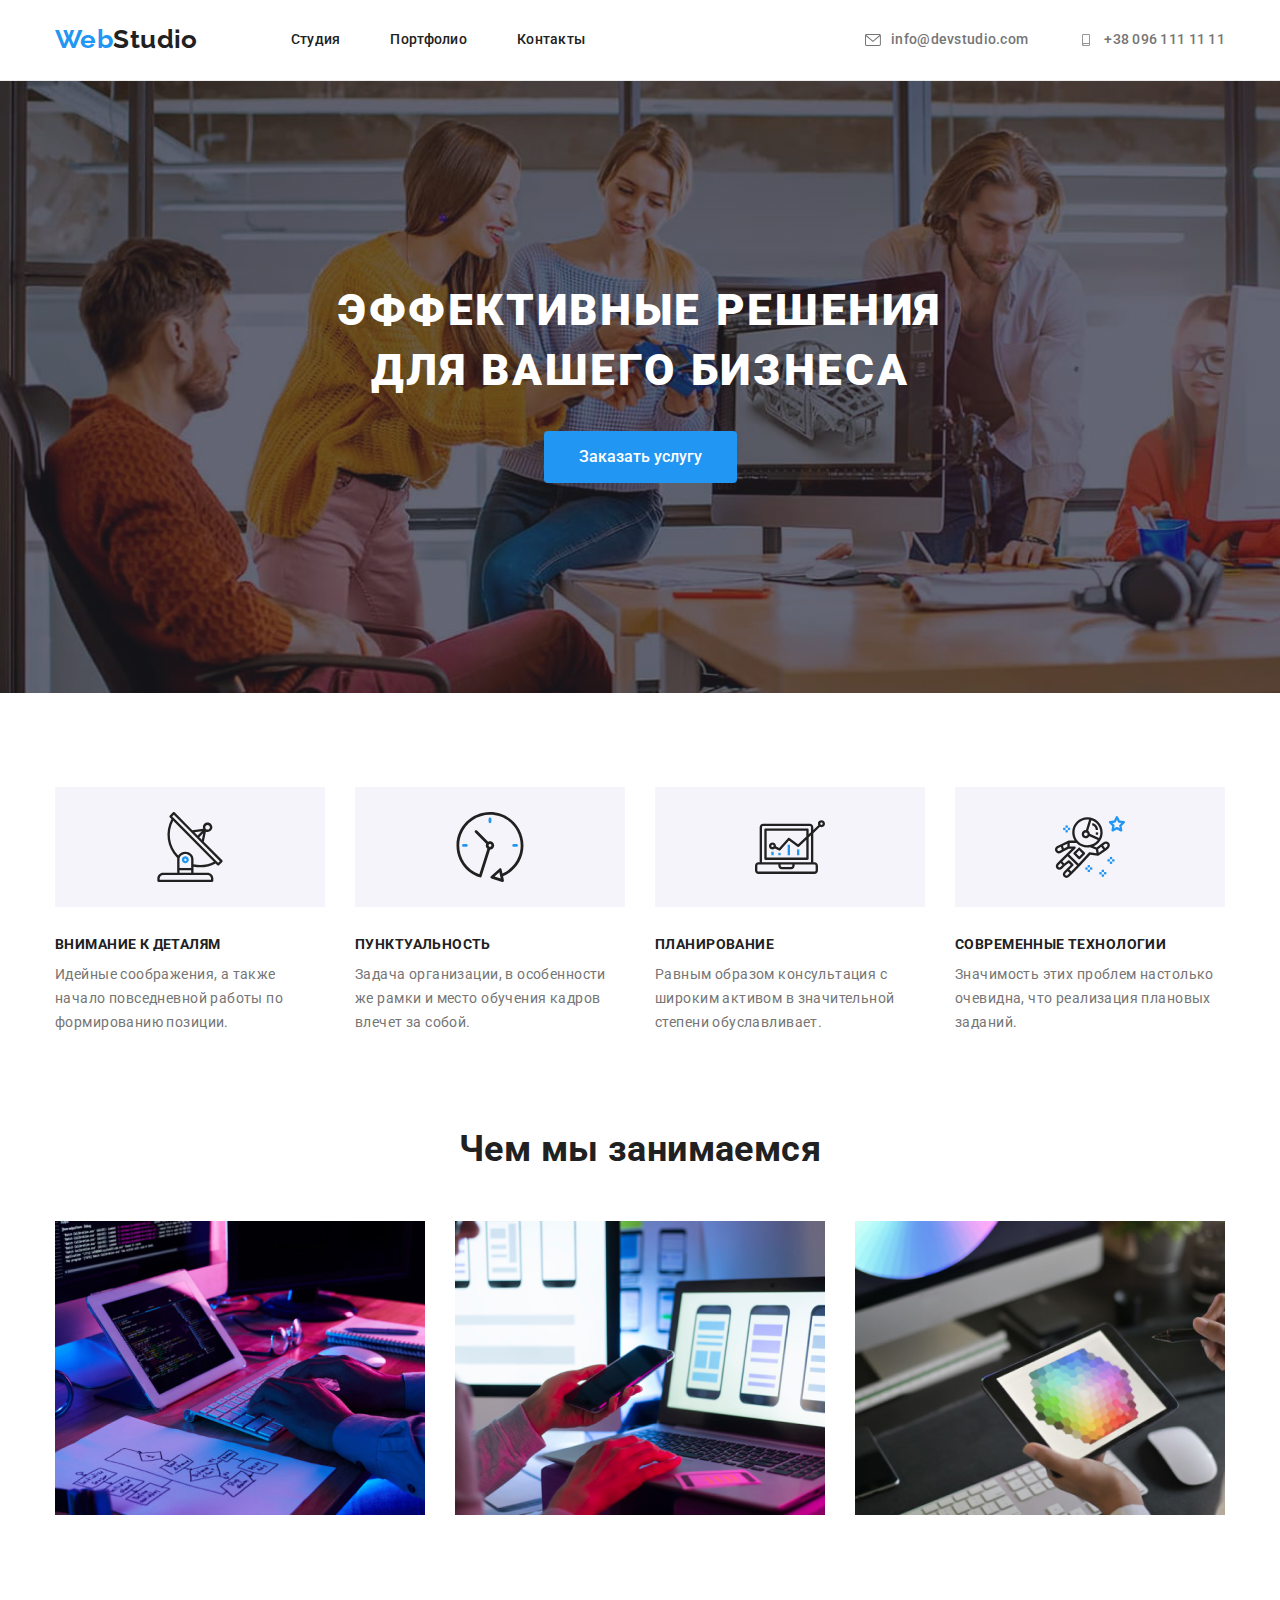
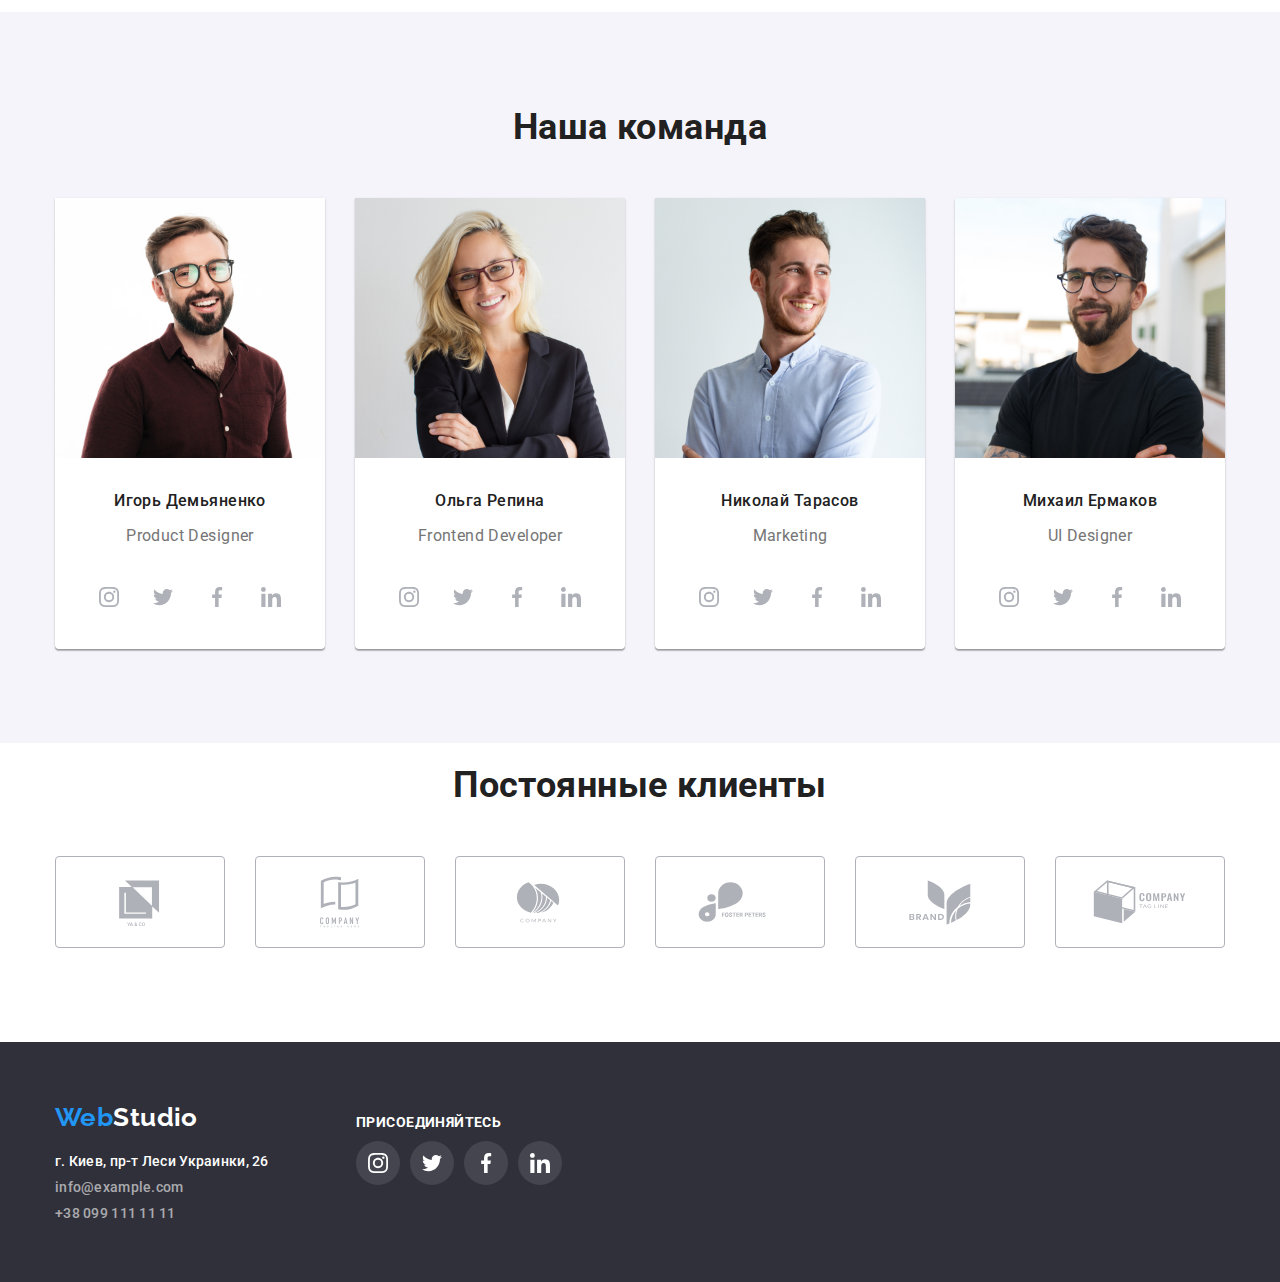
<file: index.html>
<!DOCTYPE html>
<html lang="ru">

<head>
  <meta charset="UTF-8" />
  <meta http-equiv="X-UA-Compatible" content="IE=edge" />
  <meta name="viewport" content="width=device-width, initial-scale=1.0" />
  <title>Document</title>
  <link href="https://fonts.googleapis.com/css2?family=Raleway:wght@700&family=Roboto:wght@400;500;700;900&display=swap"
    rel="stylesheet" />
  <link rel="stylesheet"
    href="https://cdnjs.cloudflare.com/ajax/libs/modern-normalize/1.1.0/modern-normalize.min.css" />
  <link rel="stylesheet" href="./css/styles.css" />
</head>

<body>
  <!-- Шапка -->
  <header class="header-border">
    <div class="container navigato-flex">
      <nav class="navigator">
        <a href="./index.html" class="navigator-logo"><span class="navigato-accent">Web</span>Studio</a>
        <ul class="nav-list list">
          <li class="navinfo-flex"><a href="./index.html" class="link studio">Студия</a></li>
          <li class="navinfo-flex"><a href="./portfolio.html" class="link">Портфолио</a></li>
          <li class="navinfo-flex"><a href="" class="link">Контакты</a></li>
        </ul>
      </nav>
      <ul class="info-list list info-flex">
        <li class="contacts-flex">
          <a href="mailto:info@devstudio.com" class="link infolink-address"><svg class="contacts-envelope" width="16"
              height="12">
              <use href="./images/icomoon/sprite.svg#icon-envelope"></use>
            </svg>info@devstudio.com</a>
        </li>
        <li class="contacts-flex">
          <a href="tel:+380961111111" class="link infolink-address"><svg class="contacts-smartphone" width="16"
              height="12">
              <use href="./images/icomoon/sprite.svg#icon-smartphone"></use>
            </svg>+38 096 111 11 11</a>
        </li>
      </ul>
    </div>
  </header>

  <main>
    <!-- Заказ услуг -->
    <section class="hero-section">
      <div class="container">
        <h1 class="hero-title">Эффективные решения для вашего бизнеса</h1>
        <button type="button" class="hero-order">Заказать услугу</button>
      </div>
    </section>
    <!-- Преимущества -->
    <section class="work section">
      <div class="container">
        <h2 class="visually-hidden">Преимущества</h2>
        <ul class="info-list list section-flex">
          <li class="work-item workicon-antenna">
            <h3 class="work-title">Внимание к деталям</h3>
            <p class="work-text">
              Идейные соображения, а также начало повседневной работы по формированию позиции.
            </p>
          </li>
          <li class="work-item workicon-clock">
            <h3 class="work-title">Пунктуальность</h3>
            <p class="work-text">
              Задача организации, в особенности же рамки и место обучения кадров влечет за собой.
            </p>
          </li>
          <li class="work-item workicon-diagram">
            <h3 class="work-title">Планирование</h3>
            <p class="work-text">
              Равным образом консультация с широким активом в значительной степени обуславливает.
            </p>
          </li>
          <li class="work-item workicon-astronaut">
            <h3 class="work-title">Современные технологии</h3>
            <p class="work-text">
              Значимость этих проблем настолько очевидна, что реализация плановых заданий.
            </p>
          </li>
        </ul>
      </div>
    </section>

    <section class="web section">
      <div class="container">
        <h2 class="section-title">Чем мы занимаемся</h2>
        <ul class="info-list list sectionweb-flex">
          <li class="websection-item">
            <img src="./images/box1.jpg" alt="программист пишет код" width="370" class="web-pic" />
          </li>
          <li class="websection-item">
            <img src="./images/box2.jpg" alt="ноутбук" width="370" class="web-pic" />
          </li>
          <li class="websection-item">
            <img src="./images/box3.jpg" alt="планшет" width="370" class="web-pic" />
          </li>
        </ul>
      </div>
    </section>

    <section class="team section">
      <!-- Team -->
      <div class="container">
        <h2 class="section-title">Наша команда</h2>
        <ul class="info-list list section-flexteam">
          <li class="infolist-item info-shadow">
            <img src="./images/photo1.jpg" alt="фото Игоря" width="270" />
            <h3 class="team-name">Игорь Демьяненко</h3>
            <p class="team-profession">Product Designer</p>
            <ul class="socials list">
              <li class="socials-team">
                <a class="socials-link" href="">
                  <svg class="socials-icon" width="20" height="20">
                    <use href="./images/icomoon/sprite.svg#icon-instagram"></use>
                  </svg></a>
              </li>
              <li class="socials-team">
                <a class="socials-link" href="">
                  <svg class="socials-icon" width="20" height="20">
                    <use href="./images/icomoon/sprite.svg#icon-twitter"></use>
                  </svg></a>
              </li>
              <li class="socials-team">
                <a class="socials-link" href="">
                  <svg class="socials-icon" width="20" height="20">
                    <use href="./images/icomoon/sprite.svg#icon-facebook"></use>
                  </svg></a>
              </li>
              <li class="socials-team">
                <a class="socials-link" href="">
                  <svg class="socials-icon" width="20" height="20">
                    <use href="./images/icomoon/sprite.svg#icon-linkedin"></use>
                  </svg></a>
              </li>
            </ul>
          </li>
          <li class="infolist-item info-shadow">
            <img src="./images/photo2.jpg" alt="фото Ольги" width="270" />
            <h3 class="team-name">Ольга Репина</h3>
            <p class="team-profession">Frontend Developer</p>
            <ul class="socials list">
              <li class="socials-team">
                <a class="socials-link" href="">
                  <svg class="socials-icon" width="20" height="20">
                    <use href="./images/icomoon/sprite.svg#icon-instagram"></use>
                  </svg></a>
              </li>
              <li class="socials-team">
                <a class="socials-link" href="">
                  <svg class="socials-icon" width="20" height="20">
                    <use href="./images/icomoon/sprite.svg#icon-twitter"></use>
                  </svg></a>
              </li>
              <li class="socials-team">
                <a class="socials-link" href="">
                  <svg class="socials-icon" width="20" height="20">
                    <use href="./images/icomoon/sprite.svg#icon-facebook"></use>
                  </svg></a>
              </li>
              <li class="socials-team">
                <a class="socials-link" href="">
                  <svg class="socials-icon" width="20" height="20">
                    <use href="./images/icomoon/sprite.svg#icon-linkedin"></use>
                  </svg></a>
              </li>
            </ul>
          </li>
          <li class="infolist-item info-shadow">
            <img src="./images/photo3.jpg" alt="фото Николая" width="270" />
            <h3 class="team-name">Николай Тарасов</h3>
            <p class="team-profession">Marketing</p>
            <ul class="socials list">
              <li class="socials-team">
                <a class="socials-link" href="">
                  <svg class="socials-icon" width="20" height="20">
                    <use href="./images/icomoon/sprite.svg#icon-instagram"></use>
                  </svg></a>
              </li>
              <li class="socials-team">
                <a class="socials-link" href="">
                  <svg class="socials-icon" width="20" height="20">
                    <use href="./images/icomoon/sprite.svg#icon-twitter"></use>
                  </svg></a>
              </li>
              <li class="socials-team">
                <a class="socials-link" href="">
                  <svg class="socials-icon" width="20" height="20">
                    <use href="./images/icomoon/sprite.svg#icon-facebook"></use>
                  </svg></a>
              </li>
              <li class="socials-team">
                <a class="socials-link" href="">
                  <svg class="socials-icon" width="20" height="20">
                    <use href="./images/icomoon/sprite.svg#icon-linkedin"></use>
                  </svg></a>
              </li>
            </ul>
          </li>
          <li class="infolist-item info-shadow">
            <img src="./images/photo4.jpg" alt="фото Михаила" width="270" />
            <h3 class="team-name">Михаил Ермаков</h3>
            <p class="team-profession">UI Designer</p>
            <ul class="socials list">
              <li class="socials-team">
                <a class="socials-link" href="">
                  <svg class="socials-icon" width="20" height="20">
                    <use href="./images/icomoon/sprite.svg#icon-instagram"></use>
                  </svg></a>
              </li>
              <li class="socials-team">
                <a class="socials-link" href="">
                  <svg class="socials-icon" width="20" height="20">
                    <use href="./images/icomoon/sprite.svg#icon-twitter"></use>
                  </svg></a>
              </li>
              <li class="socials-team">
                <a class="socials-link" href="">
                  <svg class="socials-icon" width="20" height="20">
                    <use href="./images/icomoon/sprite.svg#icon-facebook"></use>
                  </svg></a>
              </li>
              <li class="socials-team">
                <a class="socials-link" href="">
                  <svg class="socials-icon" width="20" height="20">
                    <use href="./images/icomoon/sprite.svg#icon-linkedin"></use>
                  </svg></a>
              </li>
            </ul>
          </li>
        </ul>
      </div>
    </section>
    <section class="section-brand">
      <div class="container">
        <!-- Brand -->
        <h2 class="brand-client">Постоянные клиенты</h2>
        <ul class="list brand-list">
          <li class="brand-company"><a class="brand-link" href="">
              <svg class="brand-icon" width="106" height="60">
                <use href="./images/icomoon/sprite.svg#icon-ya-co"></use>
              </svg></a></li>
          <li class="brand-company"><a class="brand-link" href="">
              <svg class="brand-icon" width="106" height="60">
                <use href="./images/icomoon/sprite.svg#icon-company-tagline-here"></use>
              </svg></a></li>
          <li class="brand-company"><a class="brand-link" href="">
              <svg class="brand-icon" width="106" height="60">
                <use href="./images/icomoon/sprite.svg#icon-company"></use>
              </svg></a></li>
          <li class="brand-company"><a class="brand-link" href="">
              <svg class="brand-icon" width="106" height="60">
                <use href="./images/icomoon/sprite.svg#icon-foster-peters"></use>
              </svg></a></li>
          <li class="brand-company"><a class="brand-link" href="">
              <svg class="brand-icon" width="106" height="60">
                <use href="./images/icomoon/sprite.svg#icon-brand"></use>
              </svg></a></li>
          <li class="brand-company"><a class="brand-link" href="">
              <svg class="brand-icon" width="106" height="60">
                <use href="./images/icomoon/sprite.svg#icon-company-tag-line"></use>
              </svg></a></li>
        </ul>
      </div>
    </section>
  </main>

  <footer class="navigator">
    <div class="container nav-container">
      <div class="company-address">
        <a href="./index.html" class="navigator-foot"><span class="navigato-accent">Web</span>Studio</a>
        <address class="address">
          <ul class="info-list list address-flex">
            <li class="infoaddress-flex">
              <a href="" class="map">г. Киев, пр-т Леси Украинки, 26</a>
            </li>
            <li class="infoaddress-flex">
              <a href="mailto:info@example.com" class="contacts">info@example.com</a>
            </li>
            <li class="infoaddress-flex">
              <a href="tel:+380991111111" class="contacts">+38 099 111 11 11</a>
            </li>
          </ul>
        </address>
      </div>
      <div class="company">
        <h2 class="company-title">присоединяйтесь</h2>
        <ul class="company-footer list">
          <li class="company-list">
            <a class="company-link" href="">
              <svg class="company-icon" width="20" height="20">
                <use href="./images/icomoon/sprite.svg#icon-instagram"></use>
              </svg></a>
          </li>
          <li class="company-list">
            <a class="company-link" href="">
              <svg class="company-icon" width="20" height="20">
                <use href="./images/icomoon/sprite.svg#icon-twitter"></use>
              </svg></a>
          </li>
          <li class="company-list">
            <a class="company-link" href="">
              <svg class="company-icon" width="20" height="20">
                <use href="./images/icomoon/sprite.svg#icon-facebook"></use>
              </svg></a>
          </li>
          <li class="company-list">
            <a class="company-link" href="">
              <svg class="company-icon" width="20" height="20">
                <use href="./images/icomoon/sprite.svg#icon-linkedin"></use>
              </svg></a>
          </li>
        </ul>
      </div>
    </div>
  </footer>
</body>

</html>
</file>
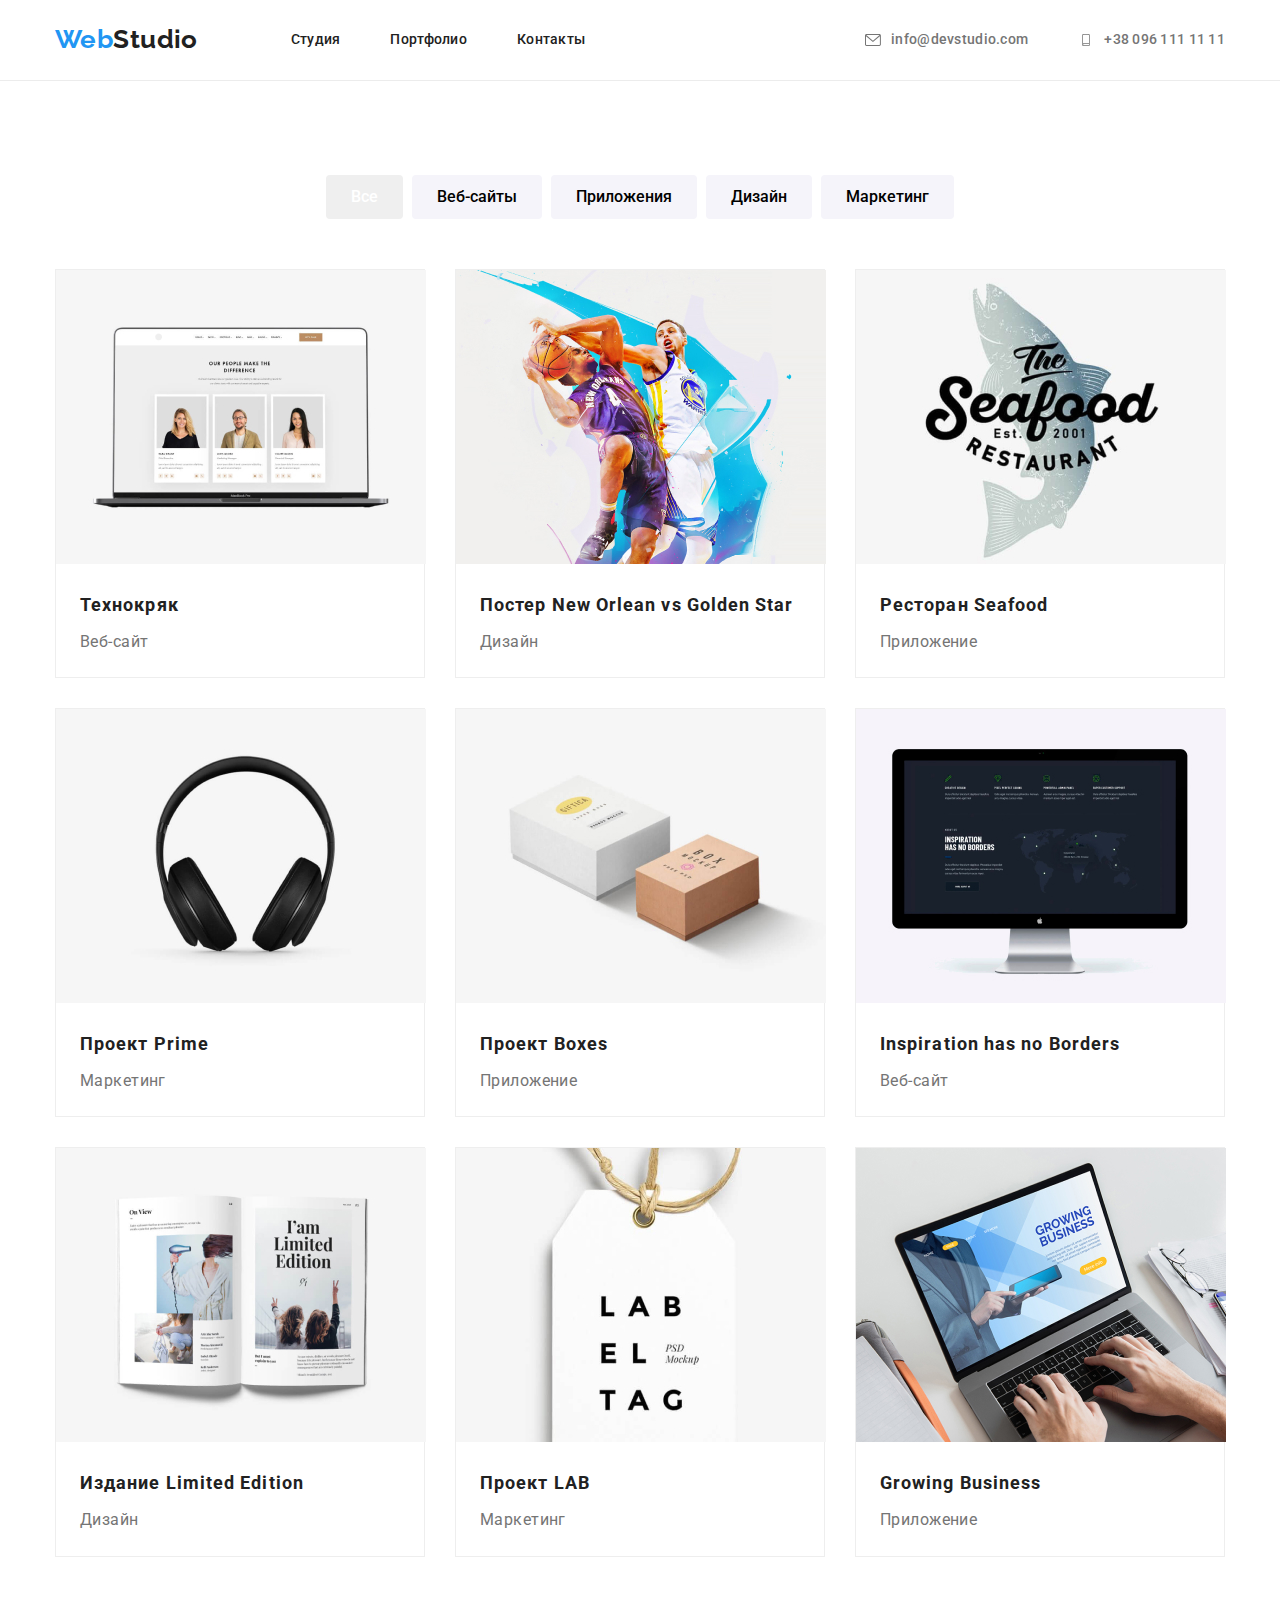
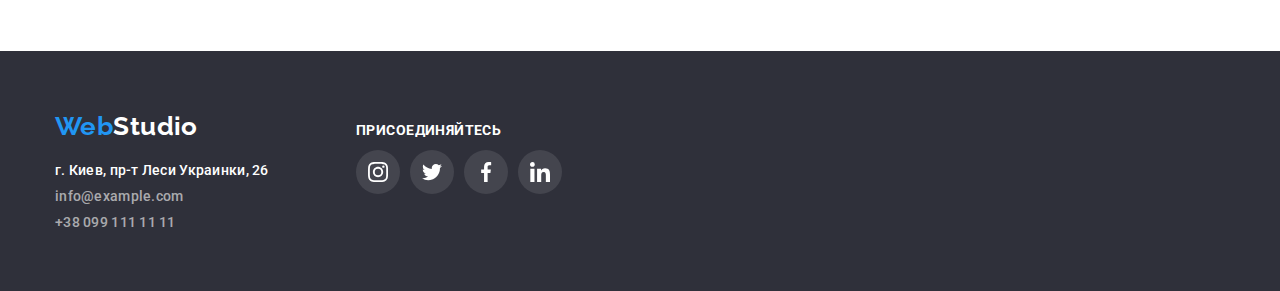
<file: portfolio.html>
<!DOCTYPE html>
<html lang="ru">

<head>
  <meta charset="UTF-8" />
  <meta http-equiv="X-UA-Compatible" content="IE=edge" />
  <meta name="viewport" content="width=device-width, initial-scale=1.0" />
  <title>Document</title>
  <link href="https://fonts.googleapis.com/css2?family=Raleway:wght@700&family=Roboto:wght@400;500;700;900&display=swap"
    rel="stylesheet" />
  <link rel="stylesheet"
    href="https://cdnjs.cloudflare.com/ajax/libs/modern-normalize/1.1.0/modern-normalize.min.css" />
  <link rel="stylesheet" href="./css/styles.css" />
</head>

<body>
  <!-- Шапка -->
  <header class="header-border">
    <div class="container navigato-flex">
      <nav class="navigator">
        <a href="./index.html" class="navigator-logo"><span class="navigato-accent">Web</span>Studio</a>
        <ul class="nav-list list">
          <li class="navinfo-flex">
            <a href="./index.html" class="link">Студия</a>
          </li>
          <li class="navinfo-flex">
            <a href="./portfolio.html" class="portfolio link">Портфолио</a>
          </li>
          <li class="navinfo-flex"><a href="" class="link">Контакты</a></li>
        </ul>
      </nav>
      <ul class="info-list list info-flex">
        <li class="contacts-flex">
          <a href="mailto:info@devstudio.com" class="link infolink-address"><svg class="contacts-envelope" width="16"
              height="12">
              <use href="./images/icomoon/sprite.svg#icon-envelope"></use>
            </svg>info@devstudio.com</a>
        </li>
        <li class="contacts-flex">
          <a href="tel:+380961111111" class="link infolink-address"><svg class="contacts-smartphone" width="16"
              height="12">
              <use href="./images/icomoon/sprite.svg#icon-smartphone"></use>
            </svg>+38 096 111 11 11</a>
        </li>
      </ul>
    </div>
  </header>

  <main>
    <!-- Заказ услуг -->
    <div class="container">
      <section class="portfolio section">
        <h1 class="visually-hidden">Партфолио</h1>
        <ul class="btn-list list">
          <li class="dtnlist-flex">
            <button type="button" class="portfolio-all">Все</button>
          </li>
          <li class="dtnlist-flex">
            <button type="button" class="web-link">Веб-сайты</button>
          </li>
          <li class="dtnlist-flex">
            <button type="button" class="portfolio-app">Приложения</button>
          </li>
          <li class="dtnlist-flex">
            <button type="button" class="portfolio-design">Дизайн</button>
          </li>
          <li class="dtnlist-flex">
            <button type="button" class="portfolio-mark">Маркетинг</button>
          </li>
        </ul>

        <ul class="card list card-padding">
          <li class="portfolio-flex">
            <img src="./images/notebook.jpg" alt="ноутбук" width="370" />
            <h2 class="card-title">Технокряк</h2>
            <p class="card-description">Веб-сайт</p>
          </li>
          <li class="portfolio-flex">
            <img src="./images/basketball.jpg" alt="баскетбол" width="370" />
            <h2 class="card-title">Постер New Orlean vs Golden Star</h2>
            <p class="card-description">Дизайн</p>
          </li>
          <li class="portfolio-flex">
            <img src="./images/logoseafood.jpg" alt="логотип ресторана" width="370" />
            <h3 class="card-title">Ресторан Seafood</h3>
            <p class="card-description">Приложение</p>
          </li>
          <li class="portfolio-flex">
            <img src="./images/headphones.jpg" alt="наушники" width="370" />
            <h3 class="card-title">Проект Prime</h3>
            <p class="card-description">Маркетинг</p>
          </li>
          <li class="portfolio-flex">
            <img src="./images/boxes.jpg" alt="коробки" width="370" />
            <h2 class="card-title">Проект Boxes</h2>
            <p class="card-description">Приложение</p>
          </li>
          <li class="portfolio-flex">
            <img src="./images/monitor.jpg" alt="монитор" width="370" />
            <h2 class="card-title">Inspiration has no Borders</h2>
            <p class="card-description">Веб-сайт</p>
          </li>
          <li class="portfolio-flex">
            <img src="./images/book.jpg" alt="книга" width="370" />
            <h2 class="card-title">Издание Limited Edition</h2>
            <p class="card-description">Дизайн</p>
          </li>
          <li class="portfolio-flex">
            <img src="./images/label.jpg" alt="лейбл" width="370" />
            <h2 class="card-title">Проект LAB</h2>
            <p class="card-description">Маркетинг</p>
          </li>
          <li class="portfolio-flex">
            <img src="./images/notebookwork.jpg" alt="ноутбук" width="370" />
            <h2 class="card-title">Growing Business</h2>
            <p class="card-description">Приложение</p>
          </li>
        </ul>
      </section>
    </div>
  </main>

  <footer class="navigator">
    <div class="container nav-container">
      <div class="company-address">
        <a href="./index.html" class="navigator-foot"><span class="navigato-accent">Web</span>Studio</a>
        <address class="address">
          <ul class="info-list list address-flex">
            <li class="infoaddress-flex">
              <a href="" class="map">г. Киев, пр-т Леси Украинки, 26</a>
            </li>
            <li class="infoaddress-flex">
              <a href="mailto:info@example.com" class="contacts">info@example.com</a>
            </li>
            <li class="infoaddress-flex">
              <a href="tel:+380991111111" class="contacts">+38 099 111 11 11</a>
            </li>
          </ul>
        </address>
      </div>
      <div class="company">
        <h2 class="company-title">присоединяйтесь</h2>
        <ul class="company-footer list">
          <li class="company-list">
            <a class="company-link" href="">
              <svg class="company-icon" width="20" height="20">
                <use href="./images/icomoon/sprite.svg#icon-instagram"></use>
              </svg></a>
          </li>
          <li class="company-list">
            <a class="company-link" href="">
              <svg class="company-icon" width="20" height="20">
                <use href="./images/icomoon/sprite.svg#icon-twitter"></use>
              </svg></a>
          </li>
          <li class="company-list">
            <a class="company-link" href="">
              <svg class="company-icon" width="20" height="20">
                <use href="./images/icomoon/sprite.svg#icon-facebook"></use>
              </svg></a>
          </li>
          <li class="company-list">
            <a class="company-link" href="">
              <svg class="company-icon" width="20" height="20">
                <use href="./images/icomoon/sprite.svg#icon-linkedin"></use>
              </svg></a>
          </li>
        </ul>
      </div>
    </div>
  </footer>
</body>

</html>
</file>
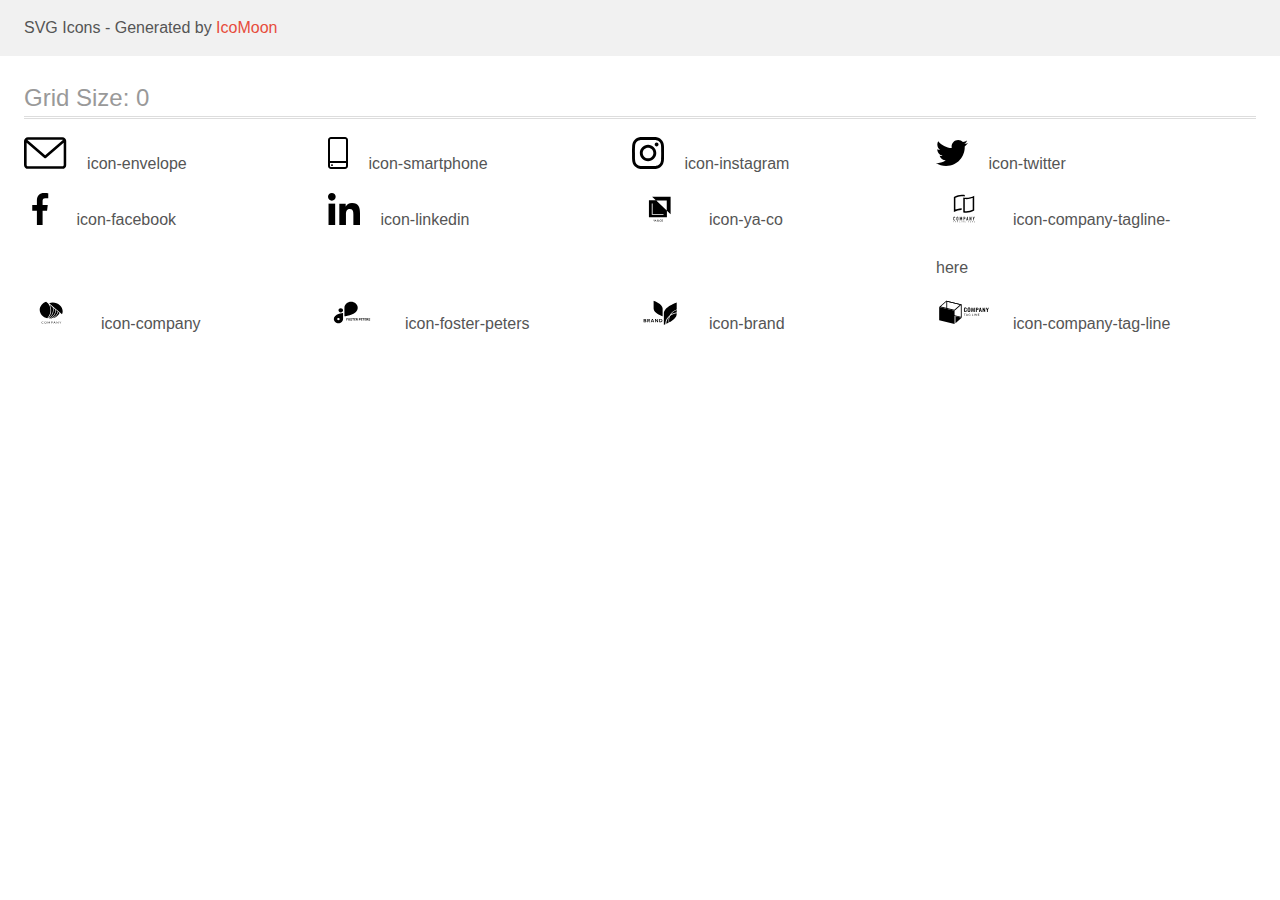
<file: images/icomoon/demo.html>
<!doctype html>
<html>
<head>
    <title>IcoMoon - SVG Icons</title>
    <meta charset="utf-8">
    <meta name="viewport" content="width=device-width, initial-scale=1">
    <link rel="stylesheet" href="demo-files/demo.css">
    <link rel="stylesheet" href="style.css">
</head>
<body>
<svg aria-hidden="true" style="position: absolute; width: 0; height: 0; overflow: hidden;" version="1.1" xmlns="http://www.w3.org/2000/svg" xmlns:xlink="http://www.w3.org/1999/xlink">
<defs>
<symbol id="icon-envelope" viewBox="0 0 43 32">
<path d="M38.667 0h-34.667c-2.206 0-4 1.794-4 4v24c0 2.206 1.794 4 4 4h34.667c2.206 0 4-1.794 4-4v-24c0-2.206-1.794-4-4-4zM38.667 2.667c0.181 0 0.353 0.038 0.511 0.103l-17.844 15.466-17.844-15.466c0.158-0.066 0.33-0.103 0.511-0.103h34.667zM38.667 29.333h-34.667c-0.736 0-1.333-0.598-1.333-1.333v-22.413l17.793 15.421c0.251 0.217 0.563 0.326 0.874 0.326s0.622-0.108 0.874-0.326l17.793-15.421v22.413c0 0.736-0.598 1.333-1.333 1.333z"></path>
</symbol>
<symbol id="icon-smartphone" viewBox="0 0 20 32">
<path d="M17 0h-14c-1.654 0-3 1.346-3 3v26c0 1.654 1.346 3 3 3h14c1.654 0 3-1.346 3-3v-26c0-1.654-1.346-3-3-3zM3 2h14c0.552 0 1 0.448 1 1v21h-16v-21c0-0.552 0.448-1 1-1zM17 30h-14c-0.552 0-1-0.448-1-1v-3h16v3c0 0.552-0.448 1-1 1z"></path>
<path d="M4.707 27.478c0.391 0.365 0.391 0.956 0 1.321s-1.024 0.365-1.414 0c-0.391-0.365-0.391-0.956 0-1.321s1.024-0.365 1.414 0z"></path>
</symbol>
<symbol id="icon-instagram" viewBox="0 0 32 32">
<path d="M31.969 9.408c-0.075-1.7-0.35-2.869-0.744-3.882-0.406-1.075-1.032-2.038-1.851-2.838-0.8-0.813-1.769-1.444-2.832-1.844-1.019-0.394-2.182-0.669-3.882-0.744-1.713-0.081-2.257-0.1-6.601-0.1s-4.888 0.019-6.595 0.094c-1.7 0.075-2.869 0.35-3.882 0.744-1.075 0.406-2.038 1.031-2.838 1.85-0.813 0.8-1.444 1.769-1.844 2.832-0.394 1.019-0.669 2.182-0.744 3.882-0.081 1.713-0.1 2.257-0.1 6.601s0.019 4.888 0.094 6.595c0.075 1.7 0.35 2.869 0.744 3.882 0.406 1.075 1.038 2.038 1.85 2.838 0.8 0.813 1.769 1.444 2.832 1.844 1.019 0.394 2.182 0.669 3.882 0.744 1.706 0.075 2.25 0.094 6.595 0.094s4.888-0.019 6.595-0.094c1.7-0.075 2.869-0.35 3.882-0.744 2.151-0.832 3.851-2.532 4.682-4.682 0.394-1.019 0.669-2.182 0.744-3.882 0.075-1.707 0.094-2.251 0.094-6.595s-0.006-4.888-0.081-6.595zM29.087 22.473c-0.069 1.563-0.331 2.407-0.55 2.969-0.538 1.394-1.644 2.5-3.038 3.038-0.563 0.219-1.413 0.481-2.969 0.55-1.688 0.075-2.194 0.094-6.464 0.094s-4.782-0.019-6.464-0.094c-1.563-0.069-2.407-0.331-2.969-0.55-0.694-0.256-1.325-0.663-1.838-1.194-0.531-0.519-0.938-1.144-1.194-1.838-0.219-0.563-0.481-1.413-0.55-2.969-0.075-1.688-0.094-2.194-0.094-6.464s0.019-4.782 0.094-6.464c0.069-1.563 0.331-2.407 0.55-2.969 0.256-0.694 0.663-1.325 1.2-1.838 0.519-0.531 1.144-0.938 1.838-1.194 0.563-0.219 1.413-0.481 2.969-0.55 1.688-0.075 2.194-0.094 6.464-0.094 4.276 0 4.782 0.019 6.464 0.094 1.563 0.069 2.407 0.331 2.969 0.55 0.694 0.256 1.325 0.662 1.838 1.194 0.531 0.519 0.938 1.144 1.194 1.838 0.219 0.563 0.481 1.413 0.55 2.969 0.075 1.688 0.094 2.194 0.094 6.464s-0.019 4.77-0.094 6.458z"></path>
<path d="M16.059 7.783c-4.538 0-8.22 3.682-8.22 8.22s3.682 8.22 8.22 8.22c4.539 0 8.22-3.682 8.22-8.22s-3.682-8.22-8.22-8.22zM16.059 21.335c-2.944 0-5.332-2.388-5.332-5.332s2.388-5.332 5.332-5.332c2.944 0 5.332 2.388 5.332 5.332s-2.388 5.332-5.332 5.332z"></path>
<path d="M26.524 7.458c0 1.060-0.859 1.919-1.919 1.919s-1.919-0.859-1.919-1.919c0-1.060 0.859-1.919 1.919-1.919s1.919 0.859 1.919 1.919z"></path>
</symbol>
<symbol id="icon-twitter" viewBox="0 0 32 32">
<path d="M32 6.078c-1.19 0.522-2.458 0.868-3.78 1.036 1.36-0.812 2.398-2.088 2.886-3.626-1.268 0.756-2.668 1.29-4.16 1.588-1.204-1.282-2.92-2.076-4.792-2.076-3.632 0-6.556 2.948-6.556 6.562 0 0.52 0.044 1.020 0.152 1.496-5.454-0.266-10.28-2.88-13.522-6.862-0.566 0.982-0.898 2.106-0.898 3.316 0 2.272 1.17 4.286 2.914 5.452-1.054-0.020-2.088-0.326-2.964-0.808 0 0.020 0 0.046 0 0.072 0 3.188 2.274 5.836 5.256 6.446-0.534 0.146-1.116 0.216-1.72 0.216-0.42 0-0.844-0.024-1.242-0.112 0.85 2.598 3.262 4.508 6.13 4.57-2.232 1.746-5.066 2.798-8.134 2.798-0.538 0-1.054-0.024-1.57-0.090 2.906 1.874 6.35 2.944 10.064 2.944 12.072 0 18.672-10 18.672-18.668 0-0.29-0.010-0.57-0.024-0.848 1.302-0.924 2.396-2.078 3.288-3.406z"></path>
</symbol>
<symbol id="icon-facebook" viewBox="0 0 32 32">
<path d="M21.329 5.313h2.921v-5.088c-0.504-0.069-2.237-0.225-4.256-0.225-4.212 0-7.097 2.649-7.097 7.519v4.481h-4.648v5.688h4.648v14.312h5.699v-14.311h4.46l0.708-5.688h-5.169v-3.919c0.001-1.644 0.444-2.769 2.735-2.769z"></path>
</symbol>
<symbol id="icon-linkedin" viewBox="0 0 32 32">
<path d="M31.992 32v-0.001h0.008v-11.736c0-5.741-1.236-10.164-7.948-10.164-3.227 0-5.392 1.771-6.276 3.449h-0.093v-2.913h-6.364v21.364h6.627v-10.579c0-2.785 0.528-5.479 3.977-5.479 3.399 0 3.449 3.179 3.449 5.657v10.401h6.62z"></path>
<path d="M0.528 10.636h6.635v21.364h-6.635v-21.364z"></path>
<path d="M3.843 0c-2.121 0-3.843 1.721-3.843 3.843s1.721 3.879 3.843 3.879c2.121 0 3.843-1.757 3.843-3.879-0.001-2.121-1.723-3.843-3.843-3.843v0z"></path>
</symbol>
<symbol id="icon-ya-co" viewBox="0 0 57 32">
<path d="M20.267 3.733l3.738 3.538-6.938-0.004v17.166h18.133v-6.564l3.733 3.534v-17.671h-18.667zM35.036 17.455l-10.597-10.032h10.597v10.032zM31.746 21.923h-11.81v-11.545h0.835v10.764h10.975v0.782zM22.725 26.72l-0.436 0.898-0.436-0.898h-0.366l0.637 1.198v0.698h0.331v-0.698l0.635-1.198h-0.365zM23.273 28.615l0.154-0.441h0.734l0.155 0.441h0.344l-0.717-1.896h-0.296l-0.716 1.896h0.342zM23.794 27.122l0.275 0.786h-0.549l0.275-0.786zM25.531 27.863c-0.048 0.073-0.072 0.153-0.072 0.241 0 0.16 0.056 0.29 0.168 0.389s0.263 0.148 0.451 0.148 0.349-0.051 0.484-0.152l0.107 0.126h0.367l-0.279-0.329c0.109-0.149 0.164-0.341 0.164-0.574h-0.275c0 0.128-0.026 0.243-0.079 0.348l-0.366-0.432 0.129-0.094c0.091-0.066 0.157-0.132 0.197-0.198s0.060-0.14 0.060-0.219c0-0.12-0.044-0.22-0.133-0.301s-0.201-0.122-0.339-0.122c-0.153 0-0.274 0.043-0.365 0.13s-0.135 0.203-0.135 0.352c0 0.061 0.014 0.124 0.043 0.189s0.081 0.144 0.155 0.237c-0.141 0.101-0.235 0.188-0.283 0.262zM26.386 28.282c-0.093 0.071-0.193 0.107-0.299 0.107-0.095 0-0.17-0.027-0.227-0.082s-0.085-0.126-0.085-0.214c0-0.102 0.052-0.192 0.156-0.271l0.040-0.029 0.414 0.488zM26.046 27.442c-0.089-0.11-0.134-0.202-0.134-0.275 0-0.063 0.018-0.116 0.055-0.158s0.085-0.063 0.147-0.063c0.057 0 0.105 0.018 0.142 0.053s0.056 0.077 0.056 0.126c0 0.075-0.027 0.136-0.081 0.184l-0.040 0.033-0.145 0.099zM29.132 28.472c0.13-0.114 0.205-0.272 0.224-0.474h-0.328c-0.017 0.135-0.059 0.232-0.124 0.29s-0.162 0.087-0.292 0.087c-0.142 0-0.249-0.054-0.323-0.161s-0.109-0.264-0.109-0.469v-0.168c0.002-0.202 0.041-0.355 0.117-0.46s0.188-0.158 0.331-0.158c0.123 0 0.217 0.030 0.28 0.091s0.104 0.158 0.12 0.294h0.328c-0.021-0.207-0.095-0.368-0.223-0.482s-0.296-0.171-0.505-0.171c-0.155 0-0.293 0.037-0.411 0.111s-0.209 0.179-0.272 0.315c-0.063 0.136-0.095 0.294-0.095 0.473v0.177c0.003 0.174 0.035 0.328 0.098 0.46s0.151 0.234 0.266 0.306c0.115 0.071 0.249 0.107 0.4 0.107 0.216 0 0.389-0.056 0.52-0.169zM31.068 28.206c0.064-0.141 0.096-0.304 0.096-0.49v-0.105c-0.001-0.185-0.034-0.347-0.099-0.486s-0.158-0.247-0.277-0.32c-0.119-0.075-0.256-0.112-0.41-0.112s-0.292 0.038-0.411 0.113c-0.119 0.075-0.211 0.183-0.277 0.324s-0.098 0.305-0.098 0.49v0.107c0.001 0.181 0.034 0.342 0.099 0.48s0.159 0.246 0.279 0.322c0.121 0.075 0.258 0.112 0.411 0.112 0.155 0 0.293-0.037 0.411-0.112s0.212-0.183 0.276-0.323zM30.716 27.135c0.080 0.112 0.12 0.273 0.12 0.483v0.099c0 0.214-0.040 0.376-0.119 0.487s-0.19 0.167-0.336 0.167c-0.144 0-0.257-0.057-0.339-0.171s-0.121-0.275-0.121-0.483v-0.109c0.002-0.204 0.043-0.362 0.122-0.473s0.192-0.168 0.335-0.168c0.146 0 0.258 0.056 0.337 0.168z"></path>
</symbol>
<symbol id="icon-company-tagline-here" viewBox="0 0 57 32">
<path d="M26.727 3.165h-0.073c-0.112-0.007-0.224-0.010-0.336-0.012v0h-0.243c-0.212 0-0.428 0.005-0.642 0.016-0.016-0.001-0.032-0.001-0.049 0-1.944 0.11-3.848 0.596-5.609 1.431l-0.231 0.111v11.809l0.54-0.183c0.474-0.163 0.978-0.309 1.5-0.445 1.411-0.362 2.861-0.555 4.317-0.574v1.551c-0.193 0.001-0.38 0.007-0.568 0.016h-0.045c-1.121 0.061-2.233 0.232-3.322 0.51-1.378 0.345-2.708 0.863-3.957 1.542v-15.145c1.298-0.757 2.695-1.325 4.151-1.688 1.278-0.33 2.593-0.5 3.913-0.504h0.228c0.273 0.007 0.538 0.019 0.788 0.038 0.658 0.046 1.31 0.15 1.95 0.311v1.527c-0.621-0.145-1.253-0.24-1.889-0.285-0.013-0.001-0.026-0.002-0.039-0.003-0.132-0.011-0.263-0.022-0.386-0.022zM29.415 4.726c0.339 0.026 0.689 0.038 1.044 0.038 1.388-0.005 2.769-0.182 4.114-0.528 1.378-0.346 2.706-0.865 3.956-1.543v14.875c-1.298 0.756-2.696 1.325-4.153 1.688-1.279 0.329-2.593 0.498-3.913 0.503-1 0.008-1.997-0.11-2.968-0.35v-14.971c0.229 0.053 0.465 0.102 0.706 0.142 0.394 0.066 0.81 0.115 1.214 0.145zM36.985 4.841l-0.54 0.182c-0.497 0.167-0.997 0.316-1.5 0.449-1.465 0.377-2.971 0.57-4.483 0.575-0.352 0-0.676-0.010-0.989-0.030l-0.43-0.028v12.148l0.37 0.033c0.343 0.030 0.696 0.045 1.052 0.045 1.191-0.005 2.377-0.159 3.531-0.457 0.95-0.238 1.874-0.57 2.759-0.991l0.231-0.111v-11.813z"></path>
<path d="M19.060 24.113c-0.078-0.080-0.171-0.144-0.274-0.186s-0.214-0.061-0.326-0.057c-0.119-0.002-0.237 0.021-0.347 0.065-0.101 0.040-0.193 0.101-0.27 0.178s-0.135 0.17-0.174 0.271c-0.042 0.107-0.063 0.22-0.062 0.335v2.023c-0.005 0.143 0.022 0.284 0.080 0.415 0.048 0.104 0.117 0.196 0.202 0.271 0.081 0.068 0.176 0.117 0.278 0.144 0.098 0.028 0.2 0.042 0.302 0.042 0.113 0.001 0.224-0.023 0.326-0.070 0.101-0.044 0.193-0.108 0.27-0.187 0.075-0.079 0.135-0.171 0.177-0.271 0.043-0.102 0.065-0.212 0.065-0.323v-0.226h-0.529v0.18c0.002 0.062-0.009 0.123-0.031 0.18-0.017 0.043-0.043 0.082-0.077 0.114-0.033 0.026-0.070 0.046-0.111 0.058-0.036 0.012-0.073 0.018-0.111 0.019-0.047 0.006-0.095-0.002-0.139-0.021s-0.081-0.049-0.11-0.088c-0.050-0.081-0.074-0.176-0.070-0.271v-1.887c-0.003-0.105 0.019-0.208 0.065-0.302 0.027-0.043 0.066-0.077 0.112-0.098s0.097-0.030 0.147-0.024c0.046-0.002 0.091 0.008 0.132 0.028s0.077 0.049 0.104 0.086c0.059 0.078 0.090 0.173 0.088 0.271v0.175h0.524v-0.206c0.001-0.121-0.021-0.241-0.065-0.354-0.039-0.106-0.099-0.203-0.177-0.285z"></path>
<path d="M22.202 24.090c-0.169-0.142-0.381-0.221-0.602-0.222-0.108 0-0.215 0.020-0.316 0.057-0.103 0.037-0.198 0.093-0.279 0.165-0.088 0.079-0.158 0.175-0.205 0.283-0.053 0.124-0.079 0.257-0.077 0.392v1.941c-0.004 0.137 0.023 0.272 0.077 0.397 0.048 0.104 0.118 0.197 0.205 0.271 0.081 0.075 0.176 0.133 0.279 0.171 0.101 0.037 0.208 0.056 0.316 0.057s0.215-0.020 0.316-0.057c0.105-0.038 0.202-0.096 0.286-0.171 0.084-0.076 0.152-0.168 0.2-0.271 0.054-0.125 0.081-0.261 0.077-0.397v-1.941c0.003-0.135-0.024-0.268-0.077-0.392-0.047-0.107-0.115-0.203-0.2-0.283zM21.955 26.706c0.004 0.052-0.003 0.104-0.021 0.152s-0.047 0.092-0.084 0.128c-0.070 0.059-0.158 0.091-0.249 0.091s-0.179-0.032-0.249-0.091c-0.037-0.036-0.066-0.080-0.084-0.128s-0.025-0.101-0.021-0.152v-1.941c-0.004-0.052 0.003-0.104 0.021-0.152s0.047-0.092 0.084-0.128c0.070-0.059 0.158-0.091 0.249-0.091s0.179 0.032 0.249 0.091c0.037 0.036 0.066 0.080 0.084 0.128s0.025 0.101 0.021 0.152v1.941z"></path>
<path d="M26.329 27.573v-3.674h-0.509l-0.668 1.945h-0.009l-0.673-1.945h-0.503v3.674h0.525v-2.235h0.009l0.514 1.58h0.262l0.518-1.58h0.009v2.235h0.525z"></path>
<path d="M29.311 24.157c-0.081-0.091-0.183-0.16-0.297-0.201-0.123-0.040-0.251-0.059-0.38-0.057h-0.78v3.674h0.523v-1.435h0.27c0.163 0.007 0.326-0.027 0.472-0.1 0.119-0.066 0.218-0.163 0.287-0.281 0.061-0.098 0.101-0.206 0.12-0.32 0.021-0.138 0.030-0.278 0.028-0.418 0.005-0.176-0.012-0.353-0.051-0.525-0.035-0.127-0.101-0.243-0.193-0.338zM29.041 25.277c-0.002 0.067-0.019 0.132-0.049 0.191-0.030 0.056-0.077 0.102-0.135 0.129-0.078 0.035-0.162 0.050-0.247 0.046h-0.239v-1.249h0.27c0.081-0.004 0.162 0.012 0.236 0.046 0.054 0.031 0.097 0.079 0.123 0.136 0.029 0.065 0.044 0.134 0.046 0.205 0 0.077 0 0.159 0 0.244s0.005 0.174 0 0.252h-0.005z"></path>
<path d="M31.791 23.899h-0.429l-0.809 3.674h0.523l0.154-0.789h0.714l0.154 0.789h0.524l-0.83-3.674zM31.308 26.283l0.258-1.332h0.009l0.256 1.332h-0.524z"></path>
<path d="M35.173 26.112h-0.009l-0.791-2.213h-0.503v3.674h0.523v-2.209h0.011l0.8 2.209h0.492v-3.674h-0.523v2.213z"></path>
<path d="M38.372 23.899l-0.421 1.461h-0.011l-0.421-1.461h-0.554l0.719 2.121v1.553h0.524v-1.553l0.719-2.121h-0.554z"></path>
<path d="M17.6 28.61h0.252v0.708h0.171v-0.708h0.251v-0.145h-0.675v0.145z"></path>
<path d="M19.721 28.465l-0.331 0.853h0.182l0.070-0.194h0.34l0.073 0.194h0.186l-0.339-0.853h-0.182zM19.694 28.981l0.116-0.316 0.116 0.316h-0.232z"></path>
<path d="M21.818 29.004h0.197v0.11c-0.058 0.046-0.129 0.071-0.202 0.072-0.034 0.002-0.069-0.004-0.1-0.019s-0.059-0.036-0.081-0.063c-0.045-0.065-0.068-0.143-0.063-0.222 0-0.19 0.082-0.285 0.246-0.285 0.043-0.004 0.086 0.007 0.121 0.032s0.061 0.062 0.072 0.104l0.169-0.033c-0.036-0.167-0.156-0.251-0.362-0.251-0.11-0.003-0.216 0.036-0.298 0.11-0.043 0.042-0.076 0.094-0.097 0.15s-0.030 0.117-0.025 0.178c-0.005 0.117 0.034 0.231 0.109 0.32 0.042 0.043 0.092 0.077 0.148 0.098s0.116 0.031 0.176 0.027c0.134 0.004 0.263-0.045 0.362-0.136v-0.336h-0.37v0.144z"></path>
<path d="M23.959 28.465h-0.173v0.853h0.598v-0.145h-0.425v-0.708z"></path>
<path d="M25.769 28.465h-0.173v0.853h0.173v-0.853z"></path>
<path d="M27.539 29.035l-0.349-0.57h-0.167v0.853h0.161v-0.557l0.343 0.557h0.171v-0.853h-0.158v0.57z"></path>
<path d="M29.14 28.943h0.425v-0.145h-0.425v-0.187h0.457v-0.145h-0.63v0.853h0.648v-0.145h-0.475v-0.231z"></path>
<path d="M33.020 28.802h-0.336v-0.336h-0.171v0.853h0.171v-0.373h0.336v0.373h0.171v-0.853h-0.171v0.336z"></path>
<path d="M34.629 28.943h0.426v-0.145h-0.426v-0.187h0.459v-0.145h-0.63v0.853h0.646v-0.145h-0.475v-0.231z"></path>
<path d="M36.812 28.943c0.148-0.023 0.224-0.102 0.224-0.237 0.004-0.036-0.001-0.073-0.016-0.106s-0.038-0.062-0.068-0.083c-0.077-0.039-0.163-0.056-0.25-0.050h-0.362v0.853h0.171v-0.357h0.034c0.037-0.002 0.073 0.004 0.107 0.019 0.025 0.015 0.046 0.037 0.061 0.062l0.186 0.271h0.205l-0.104-0.167c-0.046-0.082-0.111-0.153-0.189-0.205zM36.64 28.825h-0.127v-0.214h0.135c0.059-0.005 0.118 0.002 0.174 0.020 0.012 0.011 0.022 0.025 0.029 0.040s0.009 0.032 0.009 0.049c-0.001 0.017-0.005 0.033-0.013 0.048s-0.019 0.027-0.032 0.037c-0.056 0.017-0.115 0.024-0.174 0.020z"></path>
<path d="M38.458 28.943h0.425v-0.145h-0.425v-0.187h0.459v-0.145h-0.631v0.853h0.648v-0.145h-0.475v-0.231z"></path>
</symbol>
<symbol id="icon-company" viewBox="0 0 57 32">
<path d="M19.417 26.187c0.008 0 0.017 0.002 0.025 0.005s0.015 0.007 0.020 0.013l0.116 0.111c-0.090 0.090-0.202 0.162-0.327 0.211-0.147 0.053-0.305 0.079-0.464 0.076-0.149 0.003-0.298-0.021-0.436-0.071-0.125-0.045-0.237-0.113-0.329-0.2-0.094-0.089-0.166-0.194-0.212-0.308-0.051-0.127-0.076-0.261-0.074-0.396-0.002-0.135 0.025-0.27 0.080-0.397 0.051-0.115 0.127-0.22 0.225-0.308 0.099-0.087 0.218-0.155 0.349-0.201 0.143-0.048 0.296-0.072 0.449-0.071 0.143-0.003 0.285 0.019 0.417 0.064 0.115 0.043 0.221 0.104 0.313 0.178l-0.097 0.119c-0.007 0.008-0.015 0.016-0.025 0.021-0.012 0.007-0.025 0.010-0.039 0.009-0.015-0.001-0.030-0.005-0.042-0.013l-0.052-0.032-0.073-0.040c-0.031-0.015-0.064-0.028-0.097-0.039-0.043-0.013-0.087-0.024-0.132-0.032-0.057-0.009-0.115-0.013-0.173-0.013-0.111-0.001-0.22 0.017-0.323 0.053-0.096 0.034-0.182 0.084-0.253 0.149-0.073 0.069-0.128 0.15-0.164 0.238-0.041 0.101-0.061 0.207-0.060 0.313-0.002 0.108 0.018 0.216 0.060 0.318 0.035 0.087 0.090 0.167 0.161 0.236 0.067 0.064 0.149 0.114 0.241 0.147 0.095 0.034 0.197 0.051 0.3 0.050 0.059 0.001 0.119-0.003 0.177-0.010 0.096-0.010 0.188-0.039 0.269-0.085 0.041-0.023 0.079-0.049 0.115-0.078 0.015-0.012 0.035-0.020 0.055-0.020z"></path>
<path d="M22.776 25.629c0.002 0.134-0.025 0.267-0.078 0.393-0.047 0.114-0.122 0.218-0.219 0.305s-0.214 0.155-0.344 0.2c-0.285 0.094-0.599 0.094-0.884 0-0.129-0.046-0.245-0.114-0.342-0.201-0.097-0.089-0.172-0.194-0.221-0.308-0.105-0.255-0.105-0.533 0-0.787 0.050-0.115 0.125-0.22 0.221-0.31 0.097-0.084 0.214-0.15 0.342-0.193 0.284-0.096 0.6-0.096 0.884 0 0.129 0.046 0.246 0.114 0.343 0.201 0.096 0.088 0.17 0.191 0.22 0.304 0.054 0.127 0.080 0.261 0.078 0.395zM22.47 25.629c0.002-0.107-0.016-0.214-0.055-0.316-0.033-0.087-0.086-0.168-0.156-0.236-0.068-0.065-0.152-0.116-0.246-0.149-0.207-0.069-0.436-0.069-0.643 0-0.094 0.033-0.178 0.084-0.246 0.149-0.071 0.068-0.125 0.149-0.157 0.236-0.074 0.206-0.074 0.426 0 0.632 0.033 0.087 0.086 0.168 0.157 0.236 0.068 0.065 0.152 0.115 0.246 0.148 0.207 0.067 0.435 0.067 0.643 0 0.093-0.033 0.177-0.083 0.246-0.148 0.070-0.069 0.123-0.149 0.156-0.236 0.039-0.102 0.058-0.209 0.055-0.316z"></path>
<path d="M25.067 25.96l0.030 0.071c0.012-0.025 0.022-0.048 0.033-0.071 0.011-0.024 0.024-0.047 0.038-0.070l0.743-1.174c0.015-0.020 0.028-0.033 0.042-0.037 0.020-0.005 0.040-0.007 0.061-0.006h0.22v1.909h-0.26v-1.404c0-0.018 0-0.038 0-0.059-0.001-0.022-0.001-0.044 0-0.066l-0.747 1.19c-0.009 0.018-0.025 0.033-0.044 0.043s-0.041 0.016-0.064 0.016h-0.042c-0.023 0-0.045-0.005-0.064-0.016s-0.034-0.026-0.044-0.044l-0.769-1.198c0 0.023 0 0.046 0 0.068s0 0.043 0 0.061v1.404h-0.252v-1.905h0.22c0.021-0.001 0.041 0.001 0.061 0.006 0.018 0.008 0.032 0.021 0.041 0.037l0.759 1.175c0.015 0.022 0.028 0.045 0.038 0.068z"></path>
<path d="M27.864 25.865v0.715h-0.291v-1.906h0.649c0.122-0.002 0.244 0.012 0.362 0.042 0.094 0.023 0.181 0.064 0.256 0.119 0.065 0.052 0.114 0.116 0.145 0.187 0.034 0.078 0.051 0.161 0.049 0.244 0.001 0.084-0.017 0.167-0.054 0.244-0.035 0.073-0.089 0.138-0.157 0.191-0.075 0.057-0.162 0.1-0.257 0.126-0.113 0.031-0.232 0.046-0.35 0.044l-0.352-0.005zM27.864 25.66h0.352c0.076 0.001 0.153-0.009 0.225-0.029 0.060-0.018 0.115-0.046 0.163-0.082 0.044-0.035 0.078-0.078 0.099-0.126 0.024-0.051 0.036-0.105 0.035-0.16 0.003-0.053-0.007-0.106-0.029-0.155s-0.057-0.094-0.102-0.13c-0.111-0.075-0.251-0.112-0.391-0.102h-0.352v0.786z"></path>
<path d="M31.772 26.583h-0.23c-0.023 0.001-0.046-0.006-0.064-0.018-0.017-0.012-0.029-0.027-0.038-0.044l-0.198-0.461h-0.993l-0.205 0.461c-0.008 0.017-0.020 0.032-0.036 0.043-0.018 0.013-0.042 0.020-0.065 0.019h-0.23l0.872-1.909h0.302l0.884 1.909zM30.333 25.874h0.82l-0.346-0.777c-0.026-0.058-0.048-0.118-0.065-0.179l-0.034 0.1c-0.010 0.030-0.022 0.058-0.032 0.081l-0.343 0.776z"></path>
<path d="M33.029 24.682c0.017 0.008 0.032 0.020 0.044 0.034l1.272 1.439c0-0.023 0-0.046 0-0.067s0-0.043 0-0.063v-1.352h0.26v1.909h-0.145c-0.021 0.001-0.041-0.003-0.060-0.011-0.018-0.009-0.034-0.021-0.047-0.035l-1.271-1.438c0.001 0.022 0.001 0.044 0 0.066 0 0.021 0 0.040 0 0.058v1.361h-0.26v-1.909h0.154c0.018-0 0.036 0.003 0.052 0.009z"></path>
<path d="M36.748 25.823v0.758h-0.291v-0.758l-0.804-1.15h0.26c0.022-0.001 0.045 0.005 0.063 0.016 0.016 0.012 0.029 0.027 0.039 0.043l0.503 0.742c0.020 0.032 0.038 0.061 0.052 0.088s0.026 0.054 0.036 0.081l0.038-0.082c0.014-0.030 0.031-0.059 0.049-0.087l0.496-0.747c0.010-0.015 0.023-0.028 0.038-0.040 0.017-0.013 0.040-0.020 0.063-0.019h0.263l-0.806 1.155z"></path>
<path d="M24.923 21.47c0.127 0.014 0.255 0.025 0.384 0.035 1.962-0.763 3.622-2.011 4.772-3.588s1.74-3.415 1.695-5.282l-2.162-1.879c0.44 1.988 0.234 4.043-0.594 5.935s-2.245 3.547-4.094 4.779z"></path>
<path d="M24.151 21.383l0.058 0.010c1.975-1.228 3.482-2.942 4.323-4.921s0.981-4.133 0.4-6.181l-3.080-2.676c1.246 2.2 1.747 4.661 1.446 7.098s-1.393 4.75-3.147 6.67z"></path>
<path d="M34.596 14.841c-0.523 2.052-1.794 3.902-3.624 5.276-0.534 0.404-1.111 0.763-1.722 1.074 1.49-0.38 2.859-1.053 4.003-1.966s2.030-2.042 2.592-3.3l-1.249-1.084z"></path>
<path d="M34.106 14.539l-1.778-1.545c-0.034 1.762-0.61 3.483-1.669 4.986s-2.562 2.731-4.352 3.559h0.009c0.399-0 0.798-0.021 1.194-0.062 1.673-0.593 3.151-1.537 4.303-2.748s1.94-2.65 2.295-4.189z"></path>
<path d="M24.409 6.486l-2.122-1.846c-1.897 0.637-3.528 1.756-4.68 3.212s-1.772 3.179-1.778 4.946v0c0.007 1.952 0.763 3.846 2.149 5.383s3.322 2.628 5.501 3.101c1.946-2.060 3.085-4.605 3.252-7.266s-0.647-5.299-2.323-7.53z"></path>
<path d="M39.008 14.255c-0.008-2.316-1.070-4.535-2.955-6.173s-4.439-2.561-7.105-2.567c-1.232-0.001-2.453 0.196-3.602 0.582l12.99 11.286c0.445-0.998 0.673-2.058 0.672-3.128z"></path>
</symbol>
<symbol id="icon-foster-peters" viewBox="0 0 57 32">
<path d="M12.878 11.255h-0.002c-1.279 0-2.316 0.921-2.316 2.058v0.001c0 1.137 1.037 2.058 2.316 2.058h0.002c1.279 0 2.316-0.921 2.316-2.058v-0.001c0-1.137-1.037-2.058-2.316-2.058z"></path>
<path d="M29.971 10.597c-0.004-1.579-0.711-3.092-1.967-4.208s-2.958-1.745-4.735-1.749v0c-1.777 0.003-3.48 0.631-4.737 1.748s-1.964 2.63-1.968 4.209v8.706c0 0 13.405-1.327 13.406-8.704v-0.001z"></path>
<path d="M5.867 22.16c0.003 1.098 0.496 2.151 1.369 2.928s2.058 1.215 3.294 1.218c1.236-0.003 2.42-0.441 3.294-1.218s1.366-1.829 1.37-2.927v-6.057c0 0-9.327 0.924-9.327 6.056zM10.53 23.245c-0.242 0-0.478-0.064-0.678-0.183s-0.357-0.289-0.45-0.487c-0.092-0.198-0.117-0.417-0.069-0.627s0.163-0.404 0.334-0.556c0.171-0.152 0.388-0.255 0.625-0.297s0.482-0.020 0.706 0.062c0.223 0.082 0.414 0.221 0.548 0.4s0.206 0.388 0.206 0.603c0.001 0.143-0.031 0.284-0.092 0.417s-0.151 0.252-0.264 0.353c-0.114 0.101-0.248 0.182-0.397 0.236s-0.308 0.083-0.468 0.083v-0.004z"></path>
<path d="M19.956 22.647h-0.9v0.93h-0.469v-2.275h1.481v0.38h-1.012v0.588h0.9v0.378zM22.209 22.491c0 0.224-0.040 0.42-0.119 0.589s-0.193 0.299-0.341 0.391c-0.147 0.092-0.316 0.137-0.506 0.137-0.189 0-0.357-0.045-0.505-0.136s-0.262-0.22-0.344-0.387c-0.081-0.169-0.122-0.363-0.123-0.581v-0.112c0-0.224 0.040-0.421 0.12-0.591 0.081-0.171 0.195-0.302 0.342-0.392 0.148-0.092 0.317-0.137 0.506-0.137s0.358 0.046 0.505 0.137c0.148 0.091 0.262 0.221 0.342 0.392 0.081 0.17 0.122 0.366 0.122 0.589v0.102zM21.734 22.388c0-0.238-0.043-0.42-0.128-0.544s-0.207-0.186-0.366-0.186c-0.157 0-0.279 0.061-0.364 0.184-0.085 0.122-0.129 0.301-0.13 0.538v0.111c0 0.232 0.043 0.412 0.128 0.541s0.208 0.192 0.369 0.192c0.157 0 0.278-0.061 0.363-0.184 0.084-0.124 0.127-0.304 0.128-0.541v-0.111zM23.73 22.98c0-0.089-0.031-0.156-0.094-0.203-0.063-0.048-0.175-0.098-0.337-0.15-0.163-0.053-0.291-0.105-0.386-0.156-0.258-0.14-0.387-0.328-0.387-0.564 0-0.123 0.034-0.232 0.103-0.328 0.070-0.097 0.169-0.172 0.298-0.227 0.13-0.054 0.276-0.081 0.438-0.081 0.163 0 0.307 0.030 0.434 0.089 0.127 0.058 0.226 0.141 0.295 0.248s0.106 0.229 0.106 0.366h-0.469c0-0.104-0.033-0.185-0.098-0.242s-0.158-0.087-0.277-0.087c-0.115 0-0.204 0.024-0.267 0.073-0.064 0.048-0.095 0.111-0.095 0.191 0 0.074 0.037 0.136 0.111 0.186 0.075 0.050 0.185 0.097 0.33 0.141 0.267 0.080 0.461 0.18 0.583 0.298s0.183 0.267 0.183 0.444c0 0.197-0.075 0.352-0.223 0.464-0.149 0.111-0.349 0.167-0.602 0.167-0.175 0-0.334-0.032-0.478-0.095-0.144-0.065-0.254-0.153-0.33-0.264s-0.113-0.241-0.113-0.388h0.47c0 0.251 0.15 0.377 0.45 0.377 0.111 0 0.198-0.022 0.261-0.067 0.063-0.046 0.094-0.109 0.094-0.191zM26.231 21.682h-0.697v1.895h-0.469v-1.895h-0.687v-0.38h1.853v0.38zM27.869 22.591h-0.9v0.609h1.056v0.377h-1.525v-2.275h1.522v0.38h-1.053v0.542h0.9v0.367zM29.142 22.744h-0.373v0.833h-0.469v-2.275h0.845c0.269 0 0.476 0.060 0.622 0.18s0.219 0.289 0.219 0.508c0 0.155-0.034 0.285-0.102 0.389-0.067 0.103-0.168 0.185-0.305 0.247l0.492 0.93v0.022h-0.503l-0.427-0.833zM28.769 22.365h0.378c0.118 0 0.209-0.030 0.273-0.089 0.065-0.060 0.097-0.143 0.097-0.248 0-0.107-0.031-0.192-0.092-0.253-0.060-0.061-0.154-0.092-0.28-0.092h-0.377v0.683zM31.609 22.775v0.802h-0.469v-2.275h0.887c0.171 0 0.321 0.031 0.45 0.094s0.23 0.152 0.3 0.267c0.070 0.115 0.105 0.245 0.105 0.392 0 0.223-0.077 0.399-0.23 0.528-0.152 0.128-0.363 0.192-0.633 0.192h-0.411zM31.609 22.396h0.419c0.124 0 0.218-0.029 0.283-0.088 0.066-0.058 0.098-0.142 0.098-0.25 0-0.111-0.033-0.202-0.098-0.27s-0.156-0.104-0.272-0.106h-0.43v0.714zM34.575 22.591h-0.9v0.609h1.056v0.377h-1.525v-2.275h1.522v0.38h-1.053v0.542h0.9v0.367zM36.75 21.682h-0.697v1.895h-0.469v-1.895h-0.688v-0.38h1.853v0.38zM38.387 22.591h-0.9v0.609h1.056v0.377h-1.525v-2.275h1.522v0.38h-1.053v0.542h0.9v0.367zM39.661 22.744h-0.373v0.833h-0.469v-2.275h0.845c0.269 0 0.476 0.060 0.622 0.18s0.219 0.289 0.219 0.508c0 0.155-0.034 0.285-0.102 0.389-0.067 0.103-0.168 0.185-0.305 0.247l0.492 0.93v0.022h-0.503l-0.427-0.833zM39.287 22.365h0.378c0.118 0 0.209-0.030 0.273-0.089 0.065-0.060 0.097-0.143 0.097-0.248 0-0.107-0.031-0.192-0.092-0.253-0.060-0.061-0.154-0.092-0.28-0.092h-0.377v0.683zM42.042 22.98c0-0.089-0.031-0.156-0.094-0.203-0.063-0.048-0.175-0.098-0.337-0.15-0.163-0.053-0.291-0.105-0.386-0.156-0.258-0.14-0.388-0.328-0.388-0.564 0-0.123 0.034-0.232 0.103-0.328 0.070-0.097 0.169-0.172 0.298-0.227 0.13-0.054 0.276-0.081 0.438-0.081 0.163 0 0.307 0.030 0.434 0.089 0.127 0.058 0.226 0.141 0.295 0.248 0.071 0.107 0.106 0.229 0.106 0.366h-0.469c0-0.104-0.033-0.185-0.098-0.242s-0.158-0.087-0.277-0.087c-0.115 0-0.204 0.024-0.267 0.073-0.064 0.048-0.095 0.111-0.095 0.191 0 0.074 0.037 0.136 0.111 0.186 0.075 0.050 0.185 0.097 0.33 0.141 0.267 0.080 0.461 0.18 0.583 0.298s0.183 0.267 0.183 0.444c0 0.197-0.074 0.352-0.223 0.464-0.149 0.111-0.349 0.167-0.602 0.167-0.175 0-0.334-0.032-0.478-0.095-0.144-0.065-0.254-0.153-0.33-0.264-0.075-0.111-0.112-0.241-0.112-0.388h0.47c0 0.251 0.15 0.377 0.45 0.377 0.111 0 0.198-0.022 0.261-0.067 0.063-0.046 0.094-0.109 0.094-0.191z"></path>
</symbol>
<symbol id="icon-brand" viewBox="0 0 57 32">
<path d="M14.27 23.859c0.13 0.147 0.199 0.332 0.196 0.521 0.007 0.123-0.017 0.247-0.070 0.361s-0.132 0.216-0.233 0.297c-0.252 0.175-0.565 0.26-0.881 0.24h-1.549v-3.302h1.517c0.299-0.018 0.596 0.059 0.84 0.219 0.098 0.075 0.176 0.17 0.227 0.277s0.074 0.224 0.068 0.341c0.009 0.182-0.054 0.361-0.176 0.505-0.118 0.131-0.28 0.222-0.462 0.258 0.205 0.034 0.391 0.134 0.523 0.282zM12.454 23.36h0.648c0.147 0.010 0.294-0.029 0.412-0.11 0.049-0.040 0.087-0.090 0.111-0.146s0.034-0.116 0.028-0.176c0.005-0.060-0.005-0.12-0.029-0.175s-0.061-0.106-0.108-0.147c-0.122-0.083-0.273-0.123-0.425-0.111h-0.638v0.866zM13.578 24.627c0.052-0.041 0.093-0.093 0.12-0.151s0.038-0.121 0.034-0.184c0.004-0.064-0.008-0.127-0.035-0.186s-0.069-0.111-0.121-0.153c-0.127-0.086-0.283-0.128-0.44-0.119h-0.68v0.908h0.689c0.155 0.008 0.309-0.032 0.435-0.114z"></path>
<path d="M17.371 25.278l-0.844-1.291h-0.317v1.291h-0.726v-3.302h1.374c0.346-0.022 0.689 0.078 0.957 0.281 0.192 0.179 0.308 0.415 0.327 0.666s-0.061 0.499-0.224 0.7c-0.17 0.178-0.401 0.296-0.655 0.336l0.898 1.32h-0.789zM16.21 23.538h0.594c0.412 0 0.618-0.167 0.618-0.5 0.004-0.068-0.007-0.136-0.033-0.2s-0.066-0.122-0.118-0.171c-0.13-0.099-0.298-0.147-0.467-0.134h-0.601l0.007 1.005z"></path>
<path d="M21.339 24.614h-1.446l-0.255 0.665h-0.761l1.328-3.265h0.823l1.323 3.265h-0.761l-0.25-0.665zM21.145 24.114l-0.529-1.394-0.529 1.394h1.057z"></path>
<path d="M26.305 25.278h-0.721l-1.616-2.245v2.245h-0.719v-3.302h0.719l1.616 2.258v-2.258h0.721v3.302z"></path>
<path d="M30.417 24.488c-0.149 0.249-0.376 0.452-0.652 0.582-0.314 0.145-0.662 0.217-1.013 0.208h-1.283v-3.302h1.283c0.351-0.008 0.698 0.061 1.013 0.203 0.276 0.127 0.503 0.328 0.652 0.576 0.148 0.269 0.226 0.565 0.226 0.866s-0.077 0.598-0.226 0.866zM29.593 24.409c0.206-0.219 0.319-0.499 0.319-0.788s-0.113-0.569-0.319-0.788c-0.249-0.199-0.573-0.3-0.902-0.281h-0.5v2.137h0.5c0.329 0.019 0.654-0.082 0.902-0.281z"></path>
<path d="M21.79 3.609c0 0 9.301 3.215 9.103 7.867v7.869c0 0-9.294-3.217-9.1-7.869l-0.004-7.867z"></path>
<path d="M39.179 17.503c1.757-1.107 3.788-1.792 5.909-1.994v-2.463c-2.444 0.862-4.517 2.426-5.909 4.457z"></path>
<path d="M38.124 18.245c1.438-2.651 3.93-4.696 6.964-5.715v-7.098c0 0-13.245 4.58-12.965 11.205v11.203c0 0 0.59-0.205 1.519-0.589 0-0.358 0-0.719 0.042-1.082 0.274-3.076 1.871-5.926 4.44-7.924z"></path>
<path d="M36.864 22.407c0.070-0.777 0.225-1.546 0.463-2.294-1.599 1.725-2.568 3.866-2.77 6.122-0.019 0.213-0.030 0.426-0.035 0.645 0.752-0.331 1.628-0.744 2.548-1.229-0.235-1.067-0.304-2.159-0.206-3.244z"></path>
<path d="M37.391 22.447c-0.088 0.982-0.033 1.969 0.164 2.938 3.619-1.983 7.685-5.046 7.528-8.748v-0.323c-2.585 0.265-5.004 1.3-6.885 2.946-0.44 1.020-0.712 2.094-0.807 3.188z"></path>
</symbol>
<symbol id="icon-company-tag-line" viewBox="0 0 57 32">
<path d="M28.493 14.618c-0.236-0.315-0.349-0.686-0.323-1.061v-1.538c0-0.471 0.107-0.83 0.321-1.075s0.581-0.367 1.102-0.366c0.489 0 0.836 0.104 1.042 0.313 0.224 0.266 0.333 0.592 0.308 0.92v0.361h-0.875v-0.366c0.003-0.12-0.005-0.24-0.025-0.358-0.013-0.081-0.057-0.156-0.125-0.213-0.090-0.061-0.203-0.091-0.317-0.083-0.12-0.008-0.239 0.024-0.333 0.088-0.076 0.063-0.127 0.145-0.145 0.235-0.025 0.126-0.037 0.253-0.034 0.38v1.866c-0.014 0.18 0.025 0.36 0.112 0.524 0.044 0.055 0.104 0.099 0.175 0.127s0.149 0.038 0.226 0.029c0.112 0.008 0.223-0.022 0.31-0.084 0.071-0.061 0.117-0.141 0.13-0.227 0.020-0.124 0.030-0.249 0.027-0.374v-0.379h0.875v0.346c0.025 0.342-0.082 0.682-0.303 0.967-0.201 0.228-0.544 0.343-1.047 0.343s-0.884-0.122-1.1-0.375z"></path>
<path d="M32.137 14.633c-0.221-0.239-0.332-0.588-0.332-1.050v-1.617c0-0.457 0.11-0.802 0.332-1.037s0.591-0.351 1.109-0.35c0.515 0 0.882 0.117 1.103 0.35 0.221 0.235 0.333 0.58 0.333 1.037v1.617c0 0.457-0.112 0.807-0.337 1.048s-0.591 0.361-1.1 0.361c-0.509 0-0.886-0.122-1.109-0.36zM33.654 14.245c0.079-0.15 0.115-0.314 0.105-0.479v-1.98c0.010-0.161-0.025-0.322-0.103-0.469-0.044-0.057-0.106-0.101-0.179-0.129s-0.152-0.037-0.231-0.027c-0.079-0.009-0.159 0-0.231 0.028s-0.135 0.072-0.18 0.129c-0.080 0.146-0.116 0.308-0.105 0.469v1.99c-0.011 0.165 0.025 0.329 0.105 0.479 0.051 0.050 0.114 0.091 0.185 0.119s0.147 0.042 0.225 0.042c0.078 0 0.154-0.014 0.225-0.042s0.134-0.068 0.185-0.119v-0.009z"></path>
<path d="M35.735 10.626h0.942l0.708 2.984 0.725-2.984h0.917l0.092 4.308h-0.678l-0.072-2.994-0.699 2.994h-0.544l-0.725-3.005-0.067 3.005h-0.685l0.085-4.308z"></path>
<path d="M40.176 10.626h1.468c0.846 0 1.268 0.408 1.268 1.223 0 0.781-0.445 1.171-1.335 1.17h-0.5v1.915h-0.906l0.005-4.308zM41.43 12.467c0.090 0.010 0.18 0.003 0.266-0.021s0.165-0.063 0.232-0.115c0.104-0.146 0.15-0.316 0.13-0.486 0.005-0.131-0.010-0.263-0.044-0.391-0.013-0.043-0.036-0.083-0.067-0.118s-0.070-0.065-0.114-0.087c-0.126-0.052-0.265-0.076-0.404-0.069h-0.352v1.287h0.352z"></path>
<path d="M44.218 10.626h0.973l0.998 4.308h-0.844l-0.197-0.993h-0.868l-0.203 0.993h-0.857l0.998-4.308zM45.050 13.441l-0.339-1.808-0.339 1.808h0.678z"></path>
<path d="M46.996 10.626h0.634l1.214 2.457v-2.457h0.752v4.308h-0.603l-1.221-2.565v2.565h-0.777l0.002-4.308z"></path>
<path d="M51.357 13.291l-1.009-2.659h0.85l0.616 1.708 0.578-1.708h0.832l-0.997 2.659v1.642h-0.87v-1.642z"></path>
<path d="M29.892 16.817v0.225h-0.739v1.75h-0.31v-1.75h-0.743v-0.225h1.792z"></path>
<path d="M32.209 18.793h-0.239c-0.024 0.001-0.048-0.005-0.067-0.019-0.018-0.011-0.032-0.027-0.040-0.045l-0.214-0.469h-1.026l-0.214 0.469c-0.006 0.020-0.017 0.038-0.033 0.053-0.019 0.013-0.043 0.020-0.067 0.019h-0.239l0.906-1.976h0.315l0.917 1.968zM30.709 18.059h0.855l-0.362-0.804c-0.027-0.061-0.049-0.123-0.067-0.186-0.013 0.038-0.024 0.073-0.034 0.105l-0.033 0.083-0.359 0.802z"></path>
<path d="M33.771 18.599c0.057 0.003 0.114 0.003 0.17 0 0.049-0.004 0.097-0.012 0.145-0.023 0.044-0.009 0.088-0.021 0.13-0.036 0.040-0.014 0.080-0.031 0.121-0.048v-0.444h-0.362c-0.009 0-0.018-0.001-0.026-0.003s-0.016-0.007-0.023-0.012c-0.006-0.004-0.011-0.010-0.014-0.016s-0.005-0.013-0.004-0.020v-0.152h0.703v0.757c-0.057 0.035-0.118 0.067-0.181 0.094-0.065 0.028-0.132 0.050-0.201 0.067-0.074 0.019-0.15 0.032-0.227 0.041-0.088 0.008-0.176 0.013-0.264 0.012-0.156 0.001-0.311-0.024-0.457-0.073-0.136-0.047-0.259-0.117-0.362-0.206-0.101-0.090-0.18-0.196-0.234-0.313-0.057-0.131-0.085-0.27-0.083-0.41-0.002-0.141 0.026-0.281 0.082-0.413 0.052-0.117 0.132-0.224 0.234-0.313 0.103-0.089 0.227-0.159 0.362-0.205 0.155-0.050 0.32-0.075 0.486-0.074 0.084-0 0.169 0.006 0.252 0.017 0.074 0.010 0.146 0.027 0.216 0.050 0.063 0.021 0.124 0.047 0.181 0.078 0.056 0.031 0.108 0.065 0.158 0.103l-0.087 0.122c-0.007 0.011-0.017 0.021-0.029 0.027s-0.027 0.010-0.041 0.010c-0.020-0.001-0.040-0.006-0.056-0.016-0.027-0.013-0.056-0.028-0.089-0.047-0.038-0.021-0.079-0.039-0.121-0.053-0.054-0.019-0.11-0.033-0.167-0.044-0.076-0.012-0.153-0.018-0.23-0.017-0.12-0.001-0.238 0.017-0.35 0.055-0.101 0.035-0.192 0.088-0.266 0.156-0.075 0.071-0.132 0.155-0.169 0.246-0.081 0.214-0.081 0.445 0 0.659 0.040 0.093 0.101 0.178 0.181 0.249 0.074 0.068 0.164 0.121 0.265 0.156 0.115 0.034 0.237 0.047 0.359 0.039z"></path>
<path d="M36.659 18.567h0.989v0.225h-1.292v-1.976h0.31l-0.007 1.75z"></path>
<path d="M38.678 18.792h-0.31v-1.976h0.31v1.976z"></path>
<path d="M39.83 16.826c0.018 0.009 0.034 0.021 0.047 0.036l1.324 1.489c-0.002-0.023-0.002-0.047 0-0.070 0-0.022 0-0.044 0-0.064v-1.408h0.27v1.984h-0.156c-0.023 0.002-0.046-0.002-0.067-0.011-0.019-0.010-0.035-0.023-0.049-0.038l-1.323-1.488c0 0.023 0 0.045 0 0.067s0 0.042 0 0.061v1.408h-0.259v-1.976h0.161c0.017 0 0.035 0.003 0.051 0.009z"></path>
<path d="M43.753 16.817v0.217h-1.098v0.652h0.89v0.21h-0.89v0.674h1.098v0.217h-1.417v-1.971h1.417z"></path>
<path d="M11.286 4.616l13.757 3.372v11.818l-13.757-3.371v-11.819zM10.404 3.609v13.401l15.52 3.806v-13.399l-15.52-3.807z"></path>
<path d="M18.722 27.036l-15.522-3.809v-13.399l15.522 3.807v13.401z"></path>
<path d="M10.661 4.465l13.578 3.33-5.774 4.987-13.58-3.332 5.776-4.985zM10.404 3.609l-7.204 6.219 15.522 3.807 7.202-6.219-15.52-3.807z"></path>
<path d="M19.595 26.282l6.329-5.465-6.329-1.553v7.018z"></path>
</symbol>
</defs>
</svg>

<header class="bgc1 clearfix">
<div class="mhl">
    <p>SVG Icons - Generated by <a href="https://icomoon.io/app">IcoMoon</a></p>
</div>
</header>
    <div class="clearfix mhl ptl">
        <h1 class="mvm mtn fgc1">Grid Size: 0</h1>
        <div class="glyph fs1">
            <div class="clearfix pbs">
                <svg class="icon icon-envelope"><use xlink:href="#icon-envelope"></use></svg><span class="name"> icon-envelope</span>
            </div>
        </div>
        <div class="glyph fs1">
            <div class="clearfix pbs">
                <svg class="icon icon-smartphone"><use xlink:href="#icon-smartphone"></use></svg><span class="name"> icon-smartphone</span>
            </div>
        </div>
        <div class="glyph fs1">
            <div class="clearfix pbs">
                <svg class="icon icon-instagram"><use xlink:href="#icon-instagram"></use></svg><span class="name"> icon-instagram</span>
            </div>
        </div>
        <div class="glyph fs1">
            <div class="clearfix pbs">
                <svg class="icon icon-twitter"><use xlink:href="#icon-twitter"></use></svg><span class="name"> icon-twitter</span>
            </div>
        </div>
        <div class="glyph fs1">
            <div class="clearfix pbs">
                <svg class="icon icon-facebook"><use xlink:href="#icon-facebook"></use></svg><span class="name"> icon-facebook</span>
            </div>
        </div>
        <div class="glyph fs1">
            <div class="clearfix pbs">
                <svg class="icon icon-linkedin"><use xlink:href="#icon-linkedin"></use></svg><span class="name"> icon-linkedin</span>
            </div>
        </div>
        <div class="glyph fs1">
            <div class="clearfix pbs">
                <svg class="icon icon-ya-co"><use xlink:href="#icon-ya-co"></use></svg><span class="name"> icon-ya-co</span>
            </div>
        </div>
        <div class="glyph fs1">
            <div class="clearfix pbs">
                <svg class="icon icon-company-tagline-here"><use xlink:href="#icon-company-tagline-here"></use></svg><span class="name"> icon-company-tagline-here</span>
            </div>
        </div>
        <div class="glyph fs1">
            <div class="clearfix pbs">
                <svg class="icon icon-company"><use xlink:href="#icon-company"></use></svg><span class="name"> icon-company</span>
            </div>
        </div>
        <div class="glyph fs1">
            <div class="clearfix pbs">
                <svg class="icon icon-foster-peters"><use xlink:href="#icon-foster-peters"></use></svg><span class="name"> icon-foster-peters</span>
            </div>
        </div>
        <div class="glyph fs1">
            <div class="clearfix pbs">
                <svg class="icon icon-brand"><use xlink:href="#icon-brand"></use></svg><span class="name"> icon-brand</span>
            </div>
        </div>
        <div class="glyph fs1">
            <div class="clearfix pbs">
                <svg class="icon icon-company-tag-line"><use xlink:href="#icon-company-tag-line"></use></svg><span class="name"> icon-company-tag-line</span>
            </div>
        </div>
  </div>
<script defer src="svgxuse.js"></script>
</body>
</html>
</file>
<file: css/styles.css>
:root{
--primary-text-color: #757575;
--second-text-color: #212121;
--accent-text-color: #2196F3;
--white-text-color: #FFFFFF;
}

body {
    color: var(--second-text-color);
    background-color: var(--white-text-color);
    font-family: Roboto, sans-serif;
    letter-spacing: 0.03em;
    font-size: 14px;
    max-width: 1600px;
    margin-left: auto;
    margin-right: auto;
    
}

.list {
    list-style: none;
    margin: 0;
    padding: 0;
}

.navigato-accent {
    color: var(--accent-text-color);
}


.header-border{
        border-bottom: 1px solid #ECECEC;
}

.navigator-logo {
    color: var(--second-text-color);
    font-family: Raleway, cursive;
    font-weight: 700;
    font-size: 26px;
    line-height: 1.2;
    text-decoration: none;
    margin-right: 93px;
}

.navigator-foot {
     color: var(--white-text-color);
     font-family: Raleway, cursive;
     font-weight: 700;
     font-size: 26px;
     line-height: 1.2;
     text-decoration: none;
     display: flex;
 }

.address-flex .infoaddress-flex + .infoaddress-flex{
    margin-top: 9px;
}

.nav-list a {
    color: var(--second-text-color);
    font-weight: 500;
    line-height: 1.14;
    letter-spacing: 0.02em;
    text-decoration: none;
}

.navinfo-flex{
    margin-right: 50px;
}

 .navinfo-flex:nth-child(3n) {
    margin-right: 0;
}

.navinfo-flex .link{
    padding-top: 32px;
    padding-bottom: 32px;
    display: block;
}

.navigato-flex{
    display: flex;
    align-items: center;
}
.hero-section>.container{
    max-width: 1200px;
}

.navigator{
    display: flex;
    align-items: center;
}

.nav-list .link:hover,
.nav-list .link:focus,
.nav-list .link:active{
    color: var(--accent-text-color);
}

.nav-list .studio:visited {
    color: var(--accent-text-color);
}

.nav-list .portfolio:visited {
    color: var(--accent-text-color);
}

.info-list a{
    color: var(--primary-text-color);
    font-weight: 500;
    line-height: 1.14;
    letter-spacing: 0.02em;
    text-decoration: none;
}

.info-list .link:hover,
.info-list .link:focus {
    color: var(--accent-text-color);
}

.hero-section {
    background-color: #2F303A;
    text-align: center;
    padding-top: 200px;
    padding-bottom: 210px;
    background-image: linear-gradient(
        rgba(47, 48, 58, 0.4),
        rgba(47, 48, 58, 0.4)
        ), url(../images/team.jpg);
    background-size: cover;
}

.contacts-flex{
    margin-left: 50px;
    display: flex;
    justify-content: center;
    align-items: center;
}

.contacts-envelope {
    fill: var(--primary-text-color);
}

.contacts-smartphone {
    fill: var(--primary-text-color);
}

.infolink-address {
    display: inline-flex;
    justify-content: center;
    align-items: center;
    gap: 10px;
}

.infolink-address:hover .contacts-envelope,
.infolink-address:focus .contacts-envelope{
    fill: var(--accent-text-color);
}

.infolink-address:hover .contacts-smartphone,
.infolink-address:focus .contacts-smartphone {
    fill: var(--accent-text-color);
}

.hero-title {
    color: var(--white-text-color);
    font-weight: 900;
    font-size: 44px;
    line-height: 1.36;
    letter-spacing: 0.06em;
    text-transform: uppercase;
    margin-top: 0;
    margin-bottom: 30px;
    width: 696px;
    margin-left: auto;
    margin-right: auto;

}

.work-text {
    color: var(--primary-text-color);
    line-height: 1.71;
    margin: 0;
}

.nav-list{
    display: flex;
    flex-wrap: wrap;
}

.info-flex{
    display: flex;
    flex-wrap: wrap;
    margin-left: auto;
}

.work-title {
    font-size: 14px;
    line-height: 1.14;
    text-transform: uppercase;  
    margin: 30px 0 0 0;
    padding-bottom: 10px;
}

.section-title{
    font-size: 36px;
    line-height: 1.17;
    text-align: center;
    margin: 0;
    padding-bottom: 50px;
}

.team{
    background-color: #F5F4FA;
}

.logo {
    color: var(--white-text-color);
} 

.team-name{
    font-weight: 500;
    font-size: 16px;
    line-height: 1.2;
    margin-top: 30px;
}

.team-profession {
    font-size: 16px;
    line-height: 1.2;
    color: var(--primary-text-color);
    margin-bottom: 30px;
}

.socials {
    display: flex;
    justify-content: center;
    align-items: center;
    gap: 10px;
}

.socials-team {
    margin-bottom: 30px;
    width: 44px;
    height: 44px;
}
.socials-link {
    display: block;
    width: 100%;
    height: 100%;
    display: flex;
    justify-content: center;
    align-items: center;
    border-radius: 50%;
}

.socials-icon {
     fill: #AFB1B8;
}

.socials-link:hover .socials-icon,
.socials-link:focus .socials-icon {
    fill: var(--white-text-color);
}

.socials-link:hover,
.socials-link:focus {
    background-color: var(--accent-text-color);
}


footer {
    background-color: #2F303A;
}

.navigator-type {
    color: var(--white-text-color);
    font-family: Raleway, cursive;
    font-weight: 700;
    font-size: 26px;
    line-height: 1.2;
    text-decoration: none;
}

.info-list .map{
    color: var(--white-text-color); 
}

.info-list .contacts {
    color: rgba(255, 255, 255, 0.6);
    margin-top: 9px;
}

.nav-container{
    margin-top: 60px;
    margin-bottom: 60px;
    display: flex;
}

.address {
    font-style: normal;
    padding-top: 20px;
    width: 231px;
}

.info-list .contacts:hover,
.info-list .contacts:focus {
    color: var(--accent-text-color);
    cursor: pointer;
}

.visually-hidden{
    position: absolute;
    width: 1px;
    height: 1px;
    margin: -1px;
    border: 0;
    padding: 0;
    white-space: nowrap;
    clip-path: inset(100%);
    clip: rect(0 0 0 0);
    overflow: hidden;
}

.card-title{
    font-size: 18px;
    line-height: 2;
    letter-spacing: 0.06em;
    margin-top: 20px;
    margin-bottom: 0;
    margin-left: 24px;
}

.card-description {
    font-size: 16px;
    line-height: 1.88;
    color: var(--primary-text-color);
    margin-top: 4px;
    margin-bottom: 20px;
    margin-left: 24px;
}   

.portfolio-all {
    font-weight: 500;
    font-size: 16px;
    line-height: 1.63;
    text-align: center;
    color: var(--white-text-color);
    accent-color: #F5F4FA;
    font-family: inherit;
  }

.portfolio-all:hover,
button .portfolio-all:focus{
    color: var(--white-text-color);
    background-color: var(--accent-text-color);
    cursor: pointer;
    box-shadow: 0px 3px 1px rgba(0, 0, 0, 0.1), 0px 1px 2px rgba(0, 0, 0, 0.08), 0px 2px 2px rgba(0, 0, 0, 0.12);
  }

  .web-link{
    font-weight: 500;
    font-size: 16px;
    line-height: 1.63;
    text-align: center;
    background-color: #F5F4FA;
    font-family: inherit;
}

.web-link:hover,
button .web-link:focus {
    color: var(--white-text-color);
    background-color: var(--accent-text-color);
    cursor: pointer;
    box-shadow: 0px 3px 1px rgba(0, 0, 0, 0.1), 0px 1px 2px rgba(0, 0, 0, 0.08), 0px 2px 2px rgba(0, 0, 0, 0.12);
}

.portfolio-app {
    font-weight: 500;
    font-size: 16px;
    line-height: 1.63;
    text-align: center;
    background-color: #F5F4FA;
    font-family: inherit;
}

.portfolio-app:hover,
button .portfolio-app:focus {
    color: var(--white-text-color);
    background-color: var(--accent-text-color);
    cursor: pointer;
    box-shadow: 0px 3px 1px rgba(0, 0, 0, 0.1), 0px 1px 2px rgba(0, 0, 0, 0.08), 0px 2px 2px rgba(0, 0, 0, 0.12);
}

.portfolio-design {
    font-weight: 500;
    font-size: 16px;
    line-height: 1.63;
    text-align: center;
    background-color: #F5F4FA;
    font-family: inherit;
}

.portfolio-design:hover,
button .portfolio-design:focus {
    background-color: var(--accent-text-color);
    color: var(--white-text-color);
    cursor: pointer;
    box-shadow: 0px 3px 1px rgba(0, 0, 0, 0.1), 0px 1px 2px rgba(0, 0, 0, 0.08), 0px 2px 2px rgba(0, 0, 0, 0.12);
}

.portfolio-mark {
    font-weight: 500;
    font-size: 16px;
    line-height: 1.63;
    text-align: center;
    background-color: #F5F4FA;
    font-family: inherit;
}

.portfolio-mark:hover,
button .portfolio-mark:focus {
    color: var(--white-text-color);
    background-color: var(--accent-text-color);
    cursor: pointer;
    box-shadow: 0px 3px 1px rgba(0, 0, 0, 0.1), 0px 1px 2px rgba(0, 0, 0, 0.08), 0px 2px 2px rgba(0, 0, 0, 0.12);
}

.hero-order {
    padding: 10px 32px;
    border-radius: 4px;
    font-weight: 500;
    font-size: 16px;
    line-height: 1.63;
    text-align: center;
    border: solid transparent;
    background-color: var(--accent-text-color);
    color: var(--white-text-color);
    font-family: inherit;
}

.hero-order:hover,
.hero-order:focus {
    background-color:var(--primary-text-color) ;
    cursor: pointer;
}

.container{
    margin-left: auto;
    margin-right: auto;
    width: 1200px;
    padding-left: 15px;
    padding-right: 15px;
}

.section {
    padding-bottom: 94px;
    padding-top: 94px;
}

.web{
    padding-top: 0;
}

.section-flex{
    display: flex;
}

.sectionweb-flex {
    display: flex;
    flex-wrap: wrap;
}

.websection-item {
    margin-right: 30px;
}

.websection-item:nth-child(3n) {
    margin-right: 0;
}

.section-flexteam{
    display: flex;
    flex-wrap: wrap;
    text-align: center;
}

.infolist-item{
    width: 270px;
    margin-right: 30px;
    background-color: var(--white-text-color);
}

.work-item {
    width: 270px;
    margin-right: 30px;
    background-color: var(--white-text-color);
}

.work-item::before {
    display: block;
    content: '';
    height:120px;
    background-color: #F5F4FA;
    background-size: 70px;
    background-repeat: no-repeat;
    background-position: center;
}

.workicon-antenna::before {
    background-image: url(../images/antenna.svg);
}

.workicon-clock::before {
    background-image: url(../images/clock.svg);

}

.workicon-diagram::before {
    background-image: url(../images/diagram.svg);

}

.workicon-astronaut::before {
    background-image: url(../images/astronaut.svg);

}

.work-item:nth-child(4n) {
    margin-right: 0;
}

.info-shadow {
    box-shadow: 0px 1px 3px rgba(0, 0, 0, 0.12), 0px 1px 1px rgba(0, 0, 0, 0.14), 0px 2px 1px rgba(0, 0, 0, 0.2);
    border-radius: 0px 0px 4px 4px;
}

.infolist-item:nth-child(4n) {
    margin-right: 0;
}

.btn-list{
    display: flex;
    justify-content: center;
    margin-bottom: 50px;
}

.btn-list .dtnlist-flex+.dtnlist-flex {
    margin-left: 9px;
}

.btn-list [type="button"] {
    border-radius: 4px;
    padding: 6px 22px;
    border: solid transparent;
}

.card-padding{
    display: flex;
    flex-wrap: wrap;
}

.portfolio-flex {
    width: 370px;
    margin-right: 30px;
    margin-bottom: 30px;
    border: 1px solid #EEEEEE;
}

.portfolio-flex:nth-child(3n) {
    margin-right: 0;
}

.portfolio-flex:nth-last-child(-n+3){
    margin-bottom: 0;
}

.portfolio-flex:hover,
.portfolio-flex:focus {
border: 1px solid #EEEEEE;
box-shadow: 0px 1px 1px rgba(0, 0, 0, 0.12), 0px 4px 4px rgba(0, 0, 0, 0.06), 1px 4px 6px rgba(0, 0, 0, 0.16);
cursor: pointer;
}

/* Brand */
.brand-client {
    text-align: center;
    font-weight: 700;
    font-size: 36px;
    line-height: calc(42/36);
    margin-top: 0;
    margin-bottom: 50px;
}
.section-brand {
    padding-top: 21px;
    padding-bottom: 94px;
}

.brand-list .brand-company+.brand-company{
    margin-left: 30px;
}

.brand-icon {
    fill: #AFB1B8;
    margin: 16px 32px;
}

.brand-link:hover .brand-icon,
.brand-link:focus .brand-icon {
    fill: var(--accent-text-color);
}

.brand-link {
    display: flex;
    width: 170px;
    height: 92px;
    text-align: center;
    border: solid 1px #AFB1B8;
    border-radius: 4px;
}

.brand-link:hover,
.brand-link:focus {
    border: solid 1px var(--accent-text-color);
}

.brand-list {
    display: flex;
    flex-wrap: wrap;
    text-align: center;
    }

/* footer-icon */

.company-title{
    font-size: 14px;
    line-height: calc(16/14);
    text-transform: uppercase;
    color: var(--white-text-color);
    margin-left: 70px;
}
.company-footer{
    text-align: center;
    display: flex;
    margin-left: 70px;
}
.company-footer .company-list+.company-list{
    margin-left: 10px;
}

.company-list {
    width: 44px;
    height: 44px;
    border-radius: 50%;
    background-color: rgba(255, 255, 255, 0.1);
}

.company-icon {
    fill: var(--white-text-color);
}

.company-link{
    width: 100%;
    height: 100%;
    display: flex;
    justify-content: center;
    align-items: center;
}

.company-list:hover,
.company-list:focus{
    background-color: var(--accent-text-color);
}
</file>
<file: images/icomoon/demo-files/demo.css>
body {
  padding: 0;
  margin: 0;
  font-family: sans-serif;
  font-size: 1em;
  line-height: 1.5;
  color: #555;
  background: #fff;
}
h1 {
  font-size: 1.5em;
  font-weight: normal;
  box-shadow: 0 1px #ddd, 0 2px #fff, 0 3px #ddd;
}
small {
  font-size: .66666667em;
}
a {
  color: #e74c3c;
  text-decoration: none;
}
a:hover, a:focus {
  box-shadow: 0 1px #e74c3c;
}
.bshadow0, input {
  box-shadow: inset 0 -2px #e7e7e7;
}
input:hover {
  box-shadow: inset 0 -2px #ccc;
}
input, fieldset {
  font-size: 1em;
  margin: 0;
  padding: 0;
  border: 0;
}
input {
  color: inherit;
  line-height: 1.5;
  height: 1.5em;
  padding: .25em 0;
}
input:focus {
  outline: none;
  box-shadow: inset 0 -2px #449fdb;
}
.glyph {
  font-size: 16px;
  margin-right: 1.5em;
  float: left;
  width: 8em;
}
svg {
  color: #000;
}
.liga {
  width: 80%;
  width: calc(100% - 2.5em);
}
.talign-right {
  text-align: right;
}
.talign-center {
  text-align: center;
}
.bgc1 {
  background: #f1f1f1;
}
.fgc0 {
  color: #000;
}
.fgc1 {
  color: #999;
}
p {
  margin-top: 1em;
  margin-bottom: 1em;
}
.mvm {
  margin-top: .75em;
  margin-bottom: .75em;
}
.mtn {
  margin-top: 0;
}
.mtl, .mal {
  margin-top: 1.5em;
}
.mbl, .mal {
  margin-bottom: 1.5em;
}
.mal, .mhl {
  margin-left: 1.5em;
  margin-right: 1.5em;
}
.mhmm {
  margin-left: 1em;
  margin-right: 1em;
}
.ptl {
  padding-top: 1.5em;
}
.pbs, .pvs {
  padding-bottom: .25em;
}
.pvs, .pts {
  padding-top: .25em;
}
.unit {
  float: left;
}
.unitRight {
  float: right;
}
.size1of2 {
  width: 50%;
}
.size1of1 {
  width: 100%;
}
.clearfix:before, .clearfix:after {
  content: " ";
  display: table;
}
.clearfix:after {
  clear: both;
}
.hidden-true {
  display: none;
}
.textbox0 {
  width: 3em;
  background: #f1f1f1;
  padding: .25em .5em;
  line-height: 1.5;
  height: 1.5em;
}
.fs0 {
  font-size: 16px;
}
.fs1 {
  font-size: 32px;
}
.name {
  font-size: 0.5em;
  margin-left: 1em;
}
</file>
<file: images/icomoon/style.css>
.icon {
  display: inline-block;
  width: 1em;
  height: 1em;
  stroke-width: 0;
  stroke: currentColor;
  fill: currentColor;
}

/* ==========================================
Single-colored icons can be modified like so:
.icon-name {
  font-size: 32px;
  color: red;
}
========================================== */

.icon-envelope {
  width: 1.3330078125em;
}

.icon-smartphone {
  width: 0.625em;
}

.icon-ya-co {
  width: 1.7666015625em;
}

.icon-company-tagline-here {
  width: 1.7666015625em;
}

.icon-company {
  width: 1.7666015625em;
}

.icon-foster-peters {
  width: 1.7666015625em;
}

.icon-brand {
  width: 1.7666015625em;
}

.icon-company-tag-line {
  width: 1.7666015625em;
}
</file>
